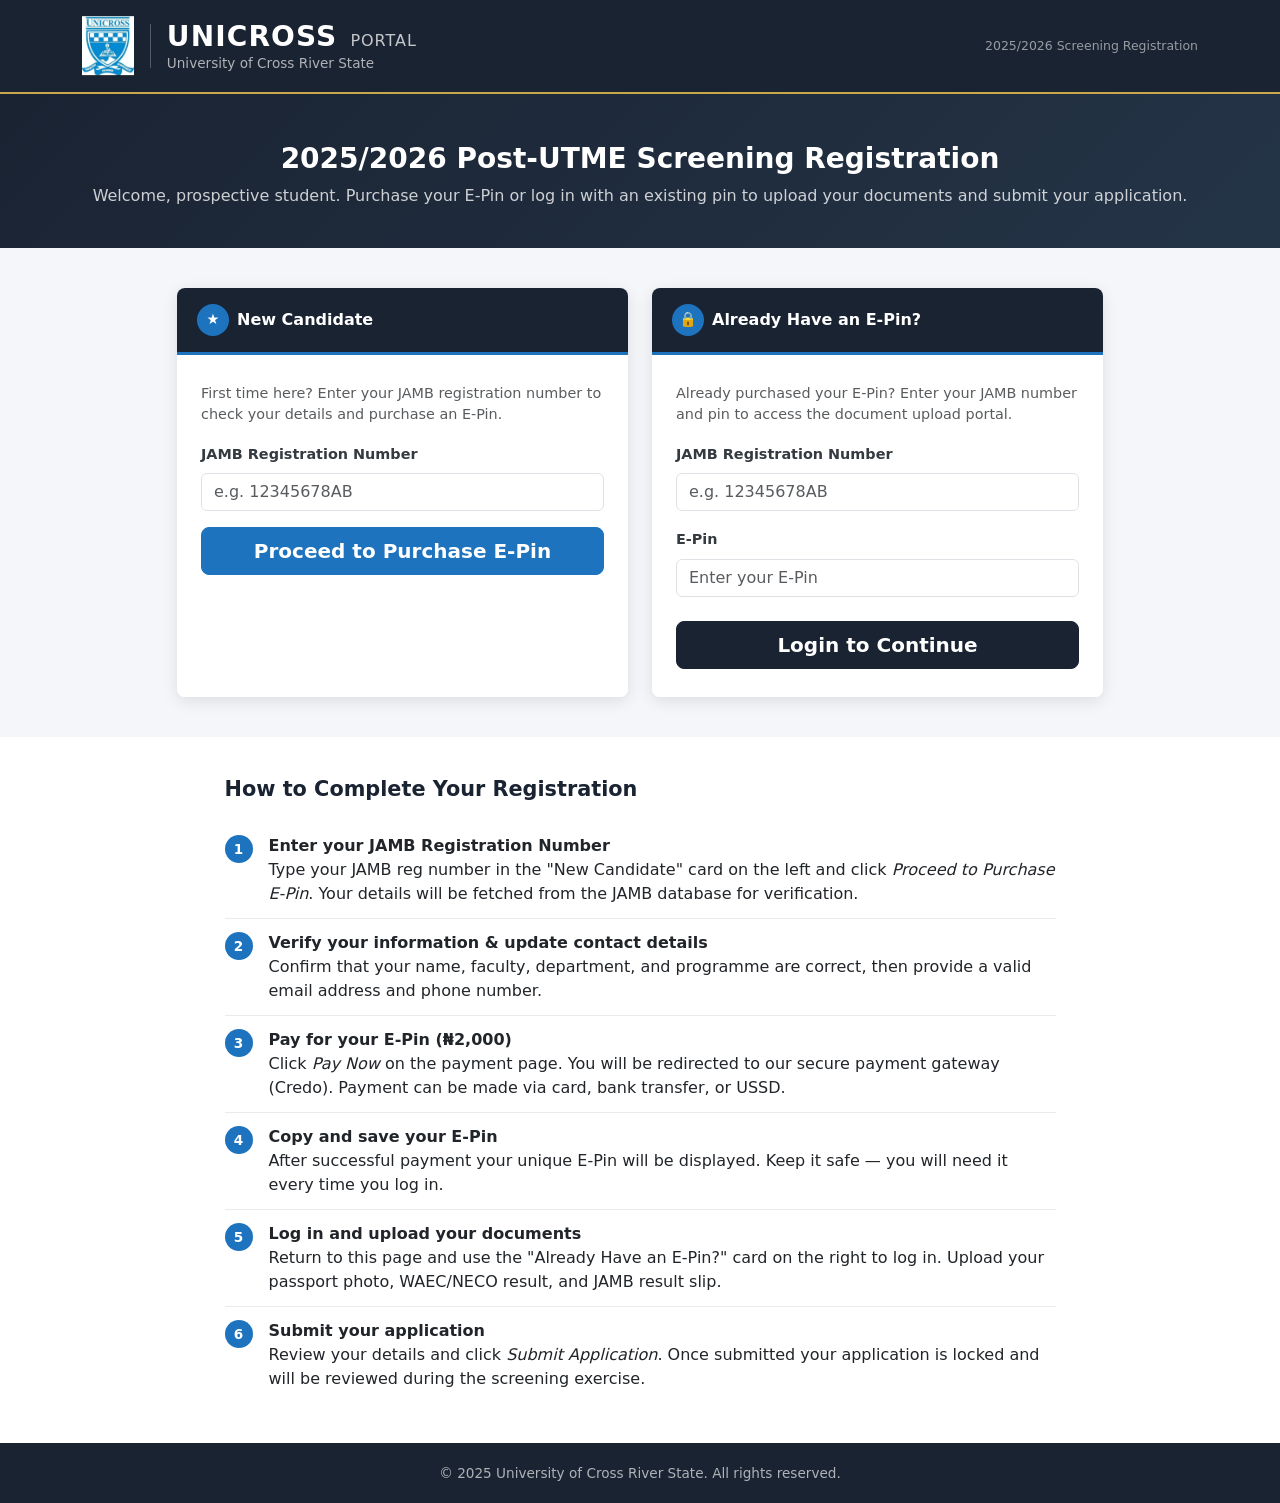
<file: index.html>
<!DOCTYPE html>
<html lang="en">
<head>
  <meta charset="UTF-8" />
  <meta name="viewport" content="width=device-width, initial-scale=1.0" />
  <title>UNICROSS Portal — Post-UTME Registration</title>
  <link rel="stylesheet" href="https://cdn.jsdelivr.net/npm/bootstrap@5.3.3/dist/css/bootstrap.min.css" />
  <link rel="stylesheet" href="css/style.css" />
</head>
<body class="page-wrapper">

  <!-- ═══════════════════════════════════════════════════
       HEADER
  ═══════════════════════════════════════════════════ -->
  <header class="site-header">
    <div class="container">
      <div class="header-inner">
        <img src="unicross_logo.jpg" height="60" alt="University Logo" class="header-logo institution-logo" />
        <div class="header-divider"></div>
        <div class="wordmark">
          <div>
            <span class="brand-main">UNICROSS</span>
            <span class="brand-sub ms-2">PORTAL</span>
          </div>
          <div class="university-name institution-name">University of Cross River State</div>
        </div>
        <div class="header-session-label">2025/2026 Screening Registration</div>
      </div>
    </div>
  </header>

  <main class="page-content">

    <!-- ═══════════════════════════════════════════════
         HERO
    ═══════════════════════════════════════════════ -->
    <section class="hero-section">
      <div class="container">
        <h1>2025/2026 Post-UTME Screening Registration</h1>
        <p>
          Welcome, prospective student. Purchase your E-Pin or log in with an
          existing pin to upload your documents and submit your application.
        </p>
      </div>
    </section>

    <!-- ═══════════════════════════════════════════════
         TWO REGISTRATION CARDS
    ═══════════════════════════════════════════════ -->
    <section class="card-section">
      <div class="container">
        <div class="row g-4 justify-content-center">

          <!-- LEFT CARD — New Candidate -->
          <div class="col-md-6 col-lg-5">
            <div class="reg-card card">
              <div class="card-header d-flex align-items-center">
                <span class="card-icon">&#9733;</span>
                New Candidate
              </div>
              <div class="card-body">
                <p class="text-muted mb-3" style="font-size:0.9rem;">
                  First time here? Enter your JAMB registration number to check
                  your details and purchase an E-Pin.
                </p>
                <form id="form-new" novalidate>
                  <div class="mb-3">
                    <label for="new-jamb" class="form-label">
                      JAMB Registration Number
                    </label>
                    <input
                      type="text"
                      id="new-jamb"
                      class="form-control"
                      placeholder="e.g. 12345678AB"
                      autocomplete="off"
                    />
                    <span class="field-error" id="new-jamb-error"></span>
                  </div>
                  <div class="d-grid">
                    <button type="submit" class="btn btn-unicross-blue btn-lg">
                      Proceed to Purchase E-Pin
                    </button>
                  </div>
                </form>
              </div>
            </div>
          </div>

          <!-- RIGHT CARD — Returning Candidate -->
          <div class="col-md-6 col-lg-5">
            <div class="reg-card card">
              <div class="card-header d-flex align-items-center">
                <span class="card-icon">&#128274;</span>
                Already Have an E-Pin?
              </div>
              <div class="card-body">
                <p class="text-muted mb-3" style="font-size:0.9rem;">
                  Already purchased your E-Pin? Enter your JAMB number and pin
                  to access the document upload portal.
                </p>
                <form id="form-login" novalidate>
                  <div class="mb-3">
                    <label for="login-jamb" class="form-label">
                      JAMB Registration Number
                    </label>
                    <input
                      type="text"
                      id="login-jamb"
                      class="form-control"
                      placeholder="e.g. 12345678AB"
                      autocomplete="off"
                    />
                    <span class="field-error" id="login-jamb-error"></span>
                  </div>
                  <div class="mb-4">
                    <label for="login-epin" class="form-label">E-Pin</label>
                    <input
                      type="text"
                      id="login-epin"
                      class="form-control"
                      placeholder="Enter your E-Pin"
                      autocomplete="off"
                    />
                    <span class="field-error" id="login-epin-error"></span>
                  </div>
                  <div class="alert alert-danger d-none py-2 mb-3" id="login-general-error"
                       role="alert" style="font-size:0.875rem;"></div>
                  <div class="d-grid">
                    <button type="submit" class="btn btn-unicross-navy btn-lg">
                      Login to Continue
                    </button>
                  </div>
                </form>
              </div>
            </div>
          </div>

        </div>
      </div>
    </section>

    <!-- ═══════════════════════════════════════════════
         REGISTRATION INSTRUCTIONS
    ═══════════════════════════════════════════════ -->
    <section class="instructions-section">
      <div class="container">
        <div class="row justify-content-center">
          <div class="col-lg-9">
            <h2>How to Complete Your Registration</h2>
            <ol class="step-list">
              <li>
                <div>
                  <strong>Enter your JAMB Registration Number</strong><br />
                  Type your JAMB reg number in the "New Candidate" card on the
                  left and click <em>Proceed to Purchase E-Pin</em>. Your
                  details will be fetched from the JAMB database for
                  verification.
                </div>
              </li>
              <li>
                <div>
                  <strong>Verify your information &amp; update contact details</strong><br />
                  Confirm that your name, faculty, department, and programme are
                  correct, then provide a valid email address and phone number.
                </div>
              </li>
              <li>
                <div>
                  <strong>Pay for your E-Pin (₦2,000)</strong><br />
                  Click <em>Pay Now</em> on the payment page. You will be
                  redirected to our secure payment gateway (Credo). Payment can
                  be made via card, bank transfer, or USSD.
                </div>
              </li>
              <li>
                <div>
                  <strong>Copy and save your E-Pin</strong><br />
                  After successful payment your unique E-Pin will be displayed.
                  Keep it safe — you will need it every time you log in.
                </div>
              </li>
              <li>
                <div>
                  <strong>Log in and upload your documents</strong><br />
                  Return to this page and use the "Already Have an E-Pin?" card
                  on the right to log in. Upload your passport photo, WAEC/NECO
                  result, and JAMB result slip.
                </div>
              </li>
              <li>
                <div>
                  <strong>Submit your application</strong><br />
                  Review your details and click <em>Submit Application</em>. Once
                  submitted your application is locked and will be reviewed
                  during the screening exercise.
                </div>
              </li>
            </ol>
          </div>
        </div>
      </div>
    </section>

  </main>

  <!-- ═══════════════════════════════════════════════════
       FOOTER
  ═══════════════════════════════════════════════════ -->
  <footer class="site-footer text-center">
    <div class="container">
      <p class="mb-0">
        &copy; 2025 <span class="institution-name">University of Cross River State</span>. All rights reserved.
      </p>
    </div>
  </footer>

  <!-- Bootstrap JS bundle -->
  <script src="https://cdn.jsdelivr.net/npm/bootstrap@5.3.3/dist/js/bootstrap.bundle.min.js"></script>

  <script src="js/main.js"></script>
  <script>
    /* ── Clear any leftover session so returning users start fresh ── */
    clearToken();
    var SESSION_KEYS = [
      'candidate_token', 'candidate', 'reg_no', 'email', 'phone', 'txn_ref', 'epin',
      'candidate_id', 'jamb_reg_no', 'candidate_name',
      'payment_url', 'payment_reference', 'callbackRefreshCount'
    ];
    SESSION_KEYS.forEach(function (k) {
      sessionStorage.removeItem(k);
      try { localStorage.removeItem(k); } catch (e) {}
    });
    try {
      Object.keys(localStorage)
        .filter(function (k) { return k.indexOf('ucrs_reg_') === 0; })
        .forEach(function (k) { localStorage.removeItem(k); });
    } catch (e) {}

    /* ── Pre-fill login form from ?prefill_jamb URL param ──
       Callback page passes the JAMB number after successful
       payment so the candidate can log in immediately.
    ──────────────────────────────────────────────────────── */
    (function prefillFromUrl() {
      var prefill = new URLSearchParams(window.location.search).get('prefill_jamb');
      if (!prefill) return;
      var jambEl = document.getElementById('login-jamb');
      if (jambEl) jambEl.value = prefill;
      var epinEl = document.getElementById('login-epin');
      if (epinEl) epinEl.focus();
      var loginCard = document.querySelector('.reg-card:last-of-type');
      if (loginCard) loginCard.scrollIntoView({ behavior: 'smooth', block: 'center' });
    }());

    /* ── JAMB number format validation ───────────────
       Accepts 8–11 characters: digits with optional
       trailing letters (e.g. 98765432CD, 12345678AB).   */
    function isValidJamb(val) {
      return /^\d{8,13}[A-Za-z]{0,2}$/.test(val.trim());
    }

    function setFieldError(errorEl, msg) {
      errorEl.textContent = msg;
      errorEl.classList.add('visible');
    }
    function clearFieldError(errorEl) {
      errorEl.textContent = '';
      errorEl.classList.remove('visible');
    }

    /* ── New Candidate form ───────────────────────── */
    document.getElementById('form-new').addEventListener('submit', function (e) {
      e.preventDefault();

      const jambInput = document.getElementById('new-jamb');
      const jambError = document.getElementById('new-jamb-error');
      const submitBtn = this.querySelector('[type="submit"]');
      const jamb = jambInput.value.trim().toUpperCase();

      clearFieldError(jambError);

      if (!jamb) {
        setFieldError(jambError, 'Please enter your JAMB registration number.');
        jambInput.focus();
        return;
      }
      if (!isValidJamb(jamb)) {
        setFieldError(jambError, 'Enter a valid JAMB number (e.g. 98765432CD).');
        jambInput.focus();
        return;
      }

      submitBtn.disabled = true;
      submitBtn.innerHTML =
        '<span class="spinner-border spinner-border-sm me-2" role="status" aria-hidden="true"></span>' +
        'Checking&hellip;';

      apiFetch('/api/registration/lookup/', {
        method: 'POST',
        body: { jamb_reg_no: jamb }
      }).then(function (data) {
        if (!data || !data.success) {
          throw new Error((data && data.message) || 'JAMB number not found. Check and try again.');
        }
        var d = data.data || {};
        saveSession('reg_no', jamb);
        saveSession('candidate', d);

        if (d.has_epin === true) {
          submitBtn.disabled = false;
          submitBtn.textContent = 'Proceed to Purchase E-Pin';
          /* Pre-fill the right-hand login form and scroll to it */
          var loginJambEl = document.getElementById('login-jamb');
          if (loginJambEl) loginJambEl.value = jamb;
          var loginEpinEl = document.getElementById('login-epin');
          if (loginEpinEl) loginEpinEl.focus();
          var loginCard = document.getElementById('form-login');
          if (loginCard) loginCard.closest('.reg-card').scrollIntoView({ behavior: 'smooth', block: 'center' });
          setFieldError(jambError, 'You already have an E-Pin. Use the login form on the right to continue.');
          return;
        }

        window.location.href = 'verify.html';
      }).catch(function (err) {
        submitBtn.disabled = false;
        submitBtn.textContent = 'Proceed to Purchase E-Pin';
        setFieldError(jambError, err.message || 'JAMB number not found. Check and try again.');
      });
    });

    /* ── Returning Candidate (login) form ─────────── */
    document.getElementById('form-login').addEventListener('submit', function (e) {
      e.preventDefault();

      const jambInput  = document.getElementById('login-jamb');
      const jambError  = document.getElementById('login-jamb-error');
      const epinInput  = document.getElementById('login-epin');
      const epinError  = document.getElementById('login-epin-error');
      const loginError = document.getElementById('login-general-error');
      const submitBtn  = this.querySelector('[type="submit"]');

      const jamb = jambInput.value.trim().toUpperCase();
      const epin = epinInput.value.trim();

      clearFieldError(jambError);
      clearFieldError(epinError);
      loginError.classList.add('d-none');

      let valid = true;

      if (!jamb) {
        setFieldError(jambError, 'Please enter your JAMB registration number.');
        jambInput.focus();
        valid = false;
      } else if (!isValidJamb(jamb)) {
        setFieldError(jambError, 'Enter a valid JAMB number (e.g. 98765432CD).');
        jambInput.focus();
        valid = false;
      }

      if (!epin) {
        setFieldError(epinError, 'Please enter your E-Pin.');
        if (valid) epinInput.focus();
        valid = false;
      }

      if (!valid) return;

      submitBtn.disabled = true;
      submitBtn.innerHTML =
        '<span class="spinner-border spinner-border-sm me-2" role="status" aria-hidden="true"></span>' +
        'Verifying&hellip;';

      saveSession('reg_no', jamb);
      saveSession('epin',   epin);

      apiFetch('/api/registration/login/', {
        method: 'POST',
        body: { jamb_reg_no: jamb, epin: epin }
      }).then(function (data) {
        if (!data || !data.success) {
          throw new Error((data && data.message) || 'Invalid JAMB number or E-Pin. Please try again.');
        }
        var d = data.data || {};
        if (d.token) saveToken(d.token);
        saveSession('candidate', d.candidate || d);

        var regStatus = (d.candidate || d).reg_status;
        if (regStatus === 'COMPLETED') {
          window.location.href = 'submitted.html';
        } else {
          window.location.href = 'register.html';
        }
      }).catch(function (err) {
        submitBtn.disabled = false;
        submitBtn.textContent = 'Login to Continue';
        loginError.textContent = err.message || 'Invalid JAMB number or E-Pin. Please try again.';
        loginError.classList.remove('d-none');
      });
    });

    /* ── Clear inline errors on input ────────────── */
    ['new-jamb', 'login-jamb', 'login-epin'].forEach(function (id) {
      const el = document.getElementById(id);
      if (el) {
        el.addEventListener('input', function () {
          const err = document.getElementById(id + '-error');
          if (err) clearFieldError(err);
          const gen = document.getElementById('login-general-error');
          if (gen) gen.classList.add('d-none');
        });
      }
    });

  </script>

</body>
</html>
</file>
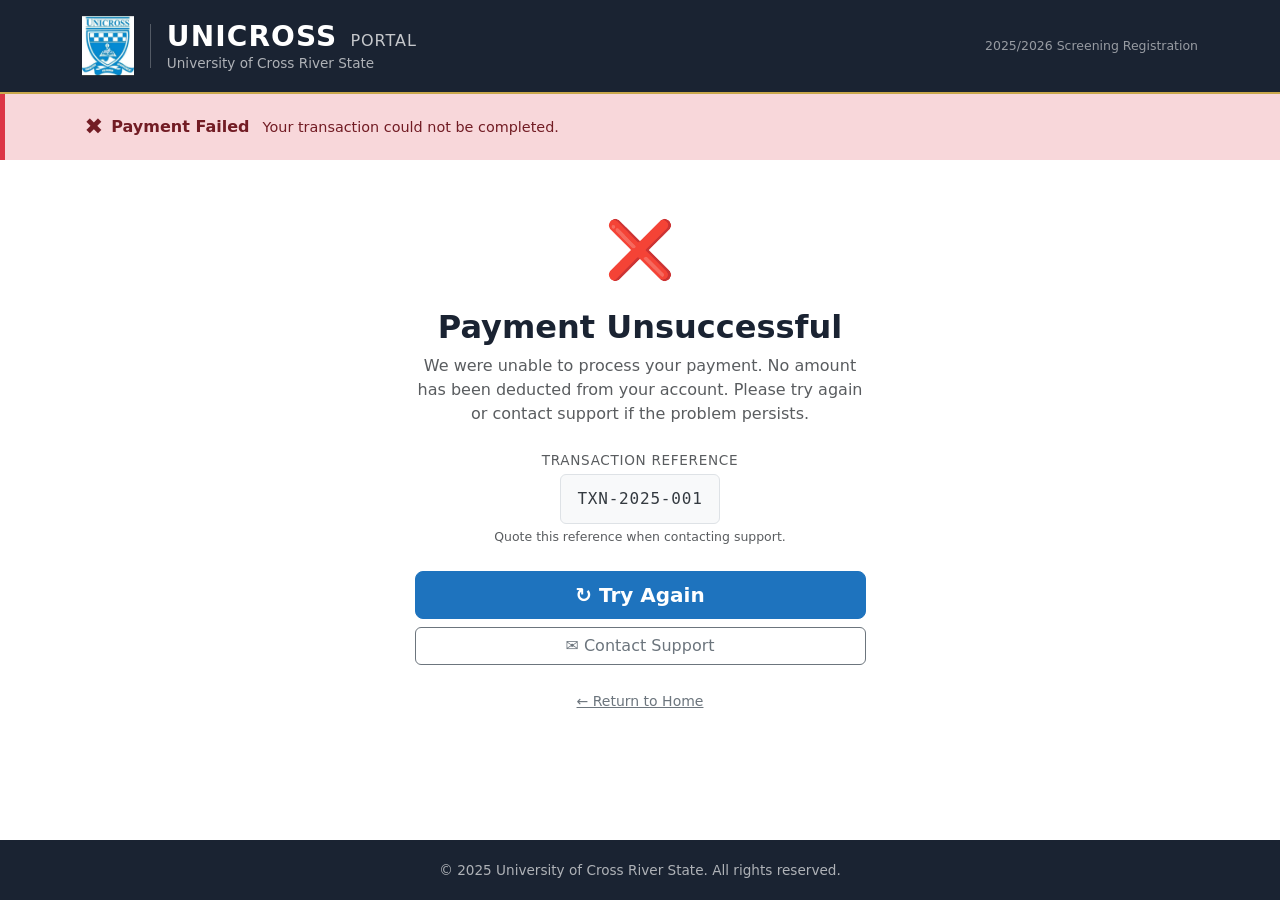
<file: failed.html>
<!DOCTYPE html>
<html lang="en">
<head>
  <meta charset="UTF-8" />
  <meta name="viewport" content="width=device-width, initial-scale=1.0" />
  <title>UNICROSS Portal — Payment Failed</title>
  <link rel="stylesheet" href="https://cdn.jsdelivr.net/npm/bootstrap@5.3.3/dist/css/bootstrap.min.css" />
  <link rel="stylesheet" href="css/style.css" />
  <style>
    .fail-icon {
      font-size: 3.5rem;
      color: var(--unicross-danger);
    }
    .txn-ref-box {
      background-color: #f8f9fa;
      border: 1px solid #dee2e6;
      border-radius: 0.375rem;
      padding: 0.75rem 1rem;
      font-family: monospace;
      font-size: 1rem;
      letter-spacing: 0.05em;
      color: #343a40;
    }
  </style>
</head>
<body class="page-wrapper">

  <!-- HEADER -->
  <header class="site-header">
    <div class="container">
      <div class="header-inner">
        <img src="unicross_logo.jpg" height="60" alt="University Logo" class="header-logo institution-logo" />
        <div class="header-divider"></div>
        <div class="wordmark">
          <div>
            <span class="brand-main">UNICROSS</span>
            <span class="brand-sub ms-2">PORTAL</span>
          </div>
          <div class="university-name institution-name">University of Cross River State</div>
        </div>
        <div class="header-session-label">2025/2026 Screening Registration</div>
      </div>
    </div>
  </header>

  <main class="page-content">

    <!-- ERROR BANNER -->
    <div class="alert-danger-banner py-3">
      <div class="container d-flex align-items-center gap-2">
        <span style="font-size:1.4rem;">&#10006;</span>
        <div>
          <strong>Payment Failed</strong>
          <span class="ms-2" style="font-size:0.9rem;">
            Your transaction could not be completed.
          </span>
        </div>
      </div>
    </div>

    <div class="container py-5">
      <div class="row justify-content-center">
        <div class="col-lg-5 col-md-7 text-center">

          <!-- ICON -->
          <div class="fail-icon mb-3">&#10060;</div>

          <h2 class="fw-bold mb-2" style="color:var(--unicross-navy);">Payment Unsuccessful</h2>
          <p class="text-muted mb-4">
            We were unable to process your payment. No amount has been deducted
            from your account. Please try again or contact support if the
            problem persists.
          </p>

          <!-- TRANSACTION REFERENCE -->
          <div class="mb-4">
            <p class="text-muted mb-1" style="font-size:0.85rem; text-transform:uppercase; letter-spacing:0.05em;">
              Transaction Reference
            </p>
            <div class="txn-ref-box d-inline-block" id="txn-ref-display">—</div>
            <p class="text-muted mt-1" style="font-size:0.78rem;">
              Quote this reference when contacting support.
            </p>
          </div>

          <!-- ACTIONS -->
          <div class="d-grid gap-2 mb-4">
            <a href="payment.html" class="btn btn-unicross-blue btn-lg">
              &#8635; Try Again
            </a>
            <a
              href="mailto:support@unicross.edu.ng?subject=Payment%20Failed%20%E2%80%94%20UNICROSS%20Registration&body=Transaction%20Reference%3A%20"
              id="support-link"
              class="btn btn-outline-secondary"
            >
              &#9993; Contact Support
            </a>
          </div>

          <a href="index.html" class="text-secondary" style="font-size:0.875rem;">
            &larr; Return to Home
          </a>

        </div>
      </div>
    </div>

  </main>

  <!-- FOOTER -->
  <footer class="site-footer text-center">
    <div class="container">
      <p class="mb-0">&copy; 2025 <span class="institution-name">University of Cross River State</span>. All rights reserved.</p>
    </div>
  </footer>

  <script src="https://cdn.jsdelivr.net/npm/bootstrap@5.3.3/dist/js/bootstrap.bundle.min.js"></script>
  <script src="js/main.js"></script>
  <script>
    const txnRef = getSession('txn_ref') || 'TXN-2025-001';
    const refEl  = document.getElementById('txn-ref-display');
    refEl.textContent = txnRef;

    /* Append txn ref to the mailto link */
    const supportLink = document.getElementById('support-link');
    supportLink.href += encodeURIComponent(txnRef);

  </script>
</body>
</html>
</file>
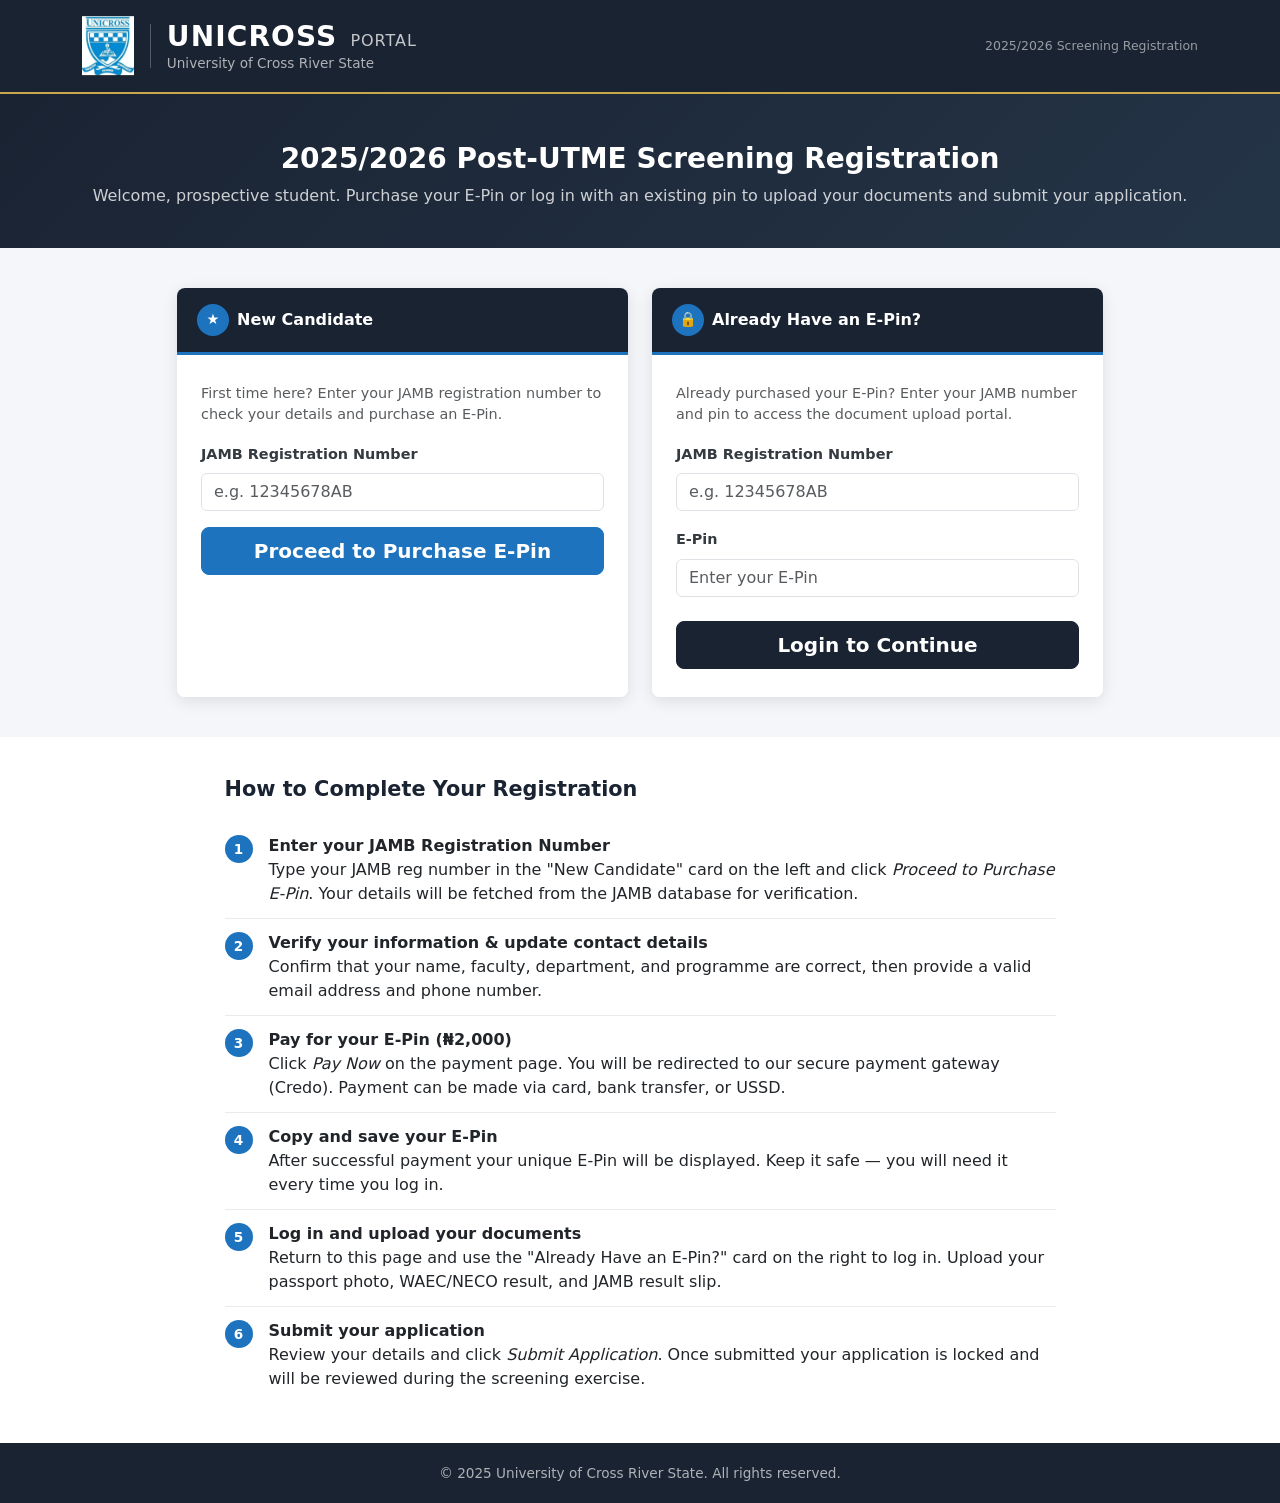
<file: payment.html>
<!DOCTYPE html>
<html lang="en">
<head>
  <meta charset="UTF-8" />
  <meta name="viewport" content="width=device-width, initial-scale=1.0" />
  <title>UNICROSS Portal — Payment</title>
  <link rel="stylesheet" href="https://cdn.jsdelivr.net/npm/bootstrap@5.3.3/dist/css/bootstrap.min.css" />
  <link rel="stylesheet" href="css/style.css" />
  <style>
    .payment-summary-card {
      border: 2px solid var(--unicross-blue);
      border-radius: 0.5rem;
    }
    .payment-summary-card .amount {
      font-size: 2.25rem;
      font-weight: 700;
      color: var(--unicross-navy);
    }
    .divider-row td {
      border-top: 2px solid #dee2e6;
    }
  </style>
</head>
<body class="page-wrapper">

  <!-- HEADER -->
  <header class="site-header">
    <div class="container">
      <div class="header-inner">
        <img src="unicross_logo.jpg" height="60" alt="University Logo" class="header-logo institution-logo" />
        <div class="header-divider"></div>
        <div class="wordmark">
          <div>
            <span class="brand-main">UNICROSS</span>
            <span class="brand-sub ms-2">PORTAL</span>
          </div>
          <div class="university-name institution-name">University of Cross River State</div>
        </div>
        <div class="header-session-label">2025/2026 Screening Registration</div>
      </div>
    </div>
  </header>

  <main class="page-content">

    <!-- PAGE TITLE -->
    <div class="page-title-bar">
      <div class="container">
        <h2>E-Pin Payment</h2>
        <p>Step 2 of 3 — Complete payment to receive your E-Pin</p>
      </div>
    </div>

    <div class="container py-4">
      <div class="row justify-content-center">
        <div class="col-lg-6 col-md-8">

          <!-- CANDIDATE SUMMARY -->
          <div class="card border-0 shadow-sm mb-4">
            <div class="card-body py-3">
              <p class="mb-1 text-muted" style="font-size:0.8rem;">APPLICANT</p>
              <p class="mb-0 fw-semibold fs-6" id="display-name">Loading…</p>
              <p class="mb-0 text-muted" style="font-size:0.875rem;" id="display-jamb"></p>
            </div>
          </div>

          <!-- PAYMENT SUMMARY CARD -->
          <div class="payment-summary-card p-4 mb-4">
            <h5 class="fw-bold mb-3" style="color:var(--unicross-navy);">Payment Summary</h5>
            <table class="table table-sm table-borderless mb-0">
              <tbody>
                <tr>
                  <td class="text-muted ps-0" style="font-size:0.9rem;">E-Pin Fee</td>
                  <td class="text-end fw-semibold ps-0" style="font-size:0.9rem;" id="fee-amount">&#8358;2,000</td>
                </tr>
                <tr>
                  <td class="text-muted ps-0" style="font-size:0.9rem;">Processing Fee</td>
                  <td class="text-end fw-semibold ps-0" style="font-size:0.9rem;">&#8358;0.00</td>
                </tr>
                <tr class="divider-row">
                  <td class="ps-0 fw-bold" style="font-size:1rem;">Total</td>
                  <td class="text-end ps-0">
                    <span class="amount" id="total-amount">&#8358;2,000</span>
                  </td>
                </tr>
              </tbody>
            </table>
          </div>

          <!-- PAY BUTTON -->
          <div class="d-grid mb-2">
            <button id="btn-pay" class="btn btn-unicross-blue btn-lg">
              Pay Now
            </button>
          </div>

          <div class="alert alert-danger d-none py-2 mb-3" id="pay-error"
               role="alert" style="font-size:0.875rem;"></div>

          <p class="text-center text-muted mb-4" style="font-size:0.8rem;">
            You will be redirected to the Credo secure payment gateway.
            Your card details are never stored by UNICROSS.
          </p>

          <!-- Back link -->
          <div class="text-center">
            <a href="verify.html" class="text-secondary" style="font-size:0.875rem;">
              &larr; Back to Verify Details
            </a>
          </div>

        </div>
      </div>
    </div>

  </main>

  <!-- FOOTER -->
  <footer class="site-footer text-center">
    <div class="container">
      <p class="mb-0">&copy; 2025 <span class="institution-name">University of Cross River State</span>. All rights reserved.</p>
    </div>
  </footer>

  <script src="https://cdn.jsdelivr.net/npm/bootstrap@5.3.3/dist/js/bootstrap.bundle.min.js"></script>
  <script src="js/main.js"></script>
  <script>
    redirectIfNoSession('reg_no', 'index.html');

    const FEE_AMOUNT = 2000;

    /* Populate candidate header */
    const candidate = getSession('candidate');
    const jambNo    = getSession('reg_no');

    document.getElementById('display-name').textContent =
      candidate ? (candidate.fullname || candidate.name || 'Unknown Candidate') : 'Unknown Candidate';
    document.getElementById('display-jamb').textContent =
      'JAMB Reg No: ' + (jambNo || '—');

    /* Apply fee amount from single source */
    document.getElementById('fee-amount').textContent  = formatNaira(FEE_AMOUNT);
    document.getElementById('total-amount').textContent = formatNaira(FEE_AMOUNT);

    /* Inline error helper */
    const payErr = document.getElementById('pay-error');
    function showPayError(msg) {
      payErr.textContent = msg;
      payErr.classList.remove('d-none');
    }
    function hidePayError() {
      payErr.classList.add('d-none');
    }

    /* Initiate payment via backend, then redirect to Credo checkout URL */
    document.getElementById('btn-pay').addEventListener('click', function () {
      const btn         = this;
      const candidateId = candidate && candidate.id;

      hidePayError();

      if (!candidateId) {
        showPayError('Session error — candidate ID missing. Please return to the home page and start again.');
        return;
      }

      btn.disabled = true;
      btn.innerHTML =
        '<span class="spinner-border spinner-border-sm me-2" role="status" aria-hidden="true"></span>' +
        'Initiating payment&hellip;';

      var safetyTimer = setTimeout(function () {
        btn.disabled = false;
        btn.textContent = 'Pay Now';
        showPayError('Request timed out. Please try again.');
      }, 30000);

      apiFetch('/api/registration/' + candidateId + '/pay/', {
        method: 'POST'
      }).then(function (data) {
        clearTimeout(safetyTimer);
        if (!data || !data.success) {
          throw new Error((data && data.message) || 'Could not initiate payment. Please try again.');
        }
        var d = data.data || {};
        if (d.payment_url) {
          /* Save reference to localStorage — callback page reads it to call verify endpoint */
          try { localStorage.setItem('payment_reference', d.reference || ''); } catch (e) {}
          window.location.href = d.payment_url;
        } else {
          throw new Error('No payment URL returned from server.');
        }
      }).catch(function (err) {
        clearTimeout(safetyTimer);
        btn.disabled = false;
        btn.textContent = 'Pay Now';
        showPayError(err.message || 'Could not initiate payment. Please try again.');
      });
    });

    function resetPayBtn() {
      var btn = document.getElementById('btn-pay');
      if (btn) { btn.disabled = false; btn.textContent = 'Pay Now'; }
    }
    window.addEventListener('pageshow',  resetPayBtn);
    window.addEventListener('pagehide',  resetPayBtn);

  </script>
</body>
</html>
</file>
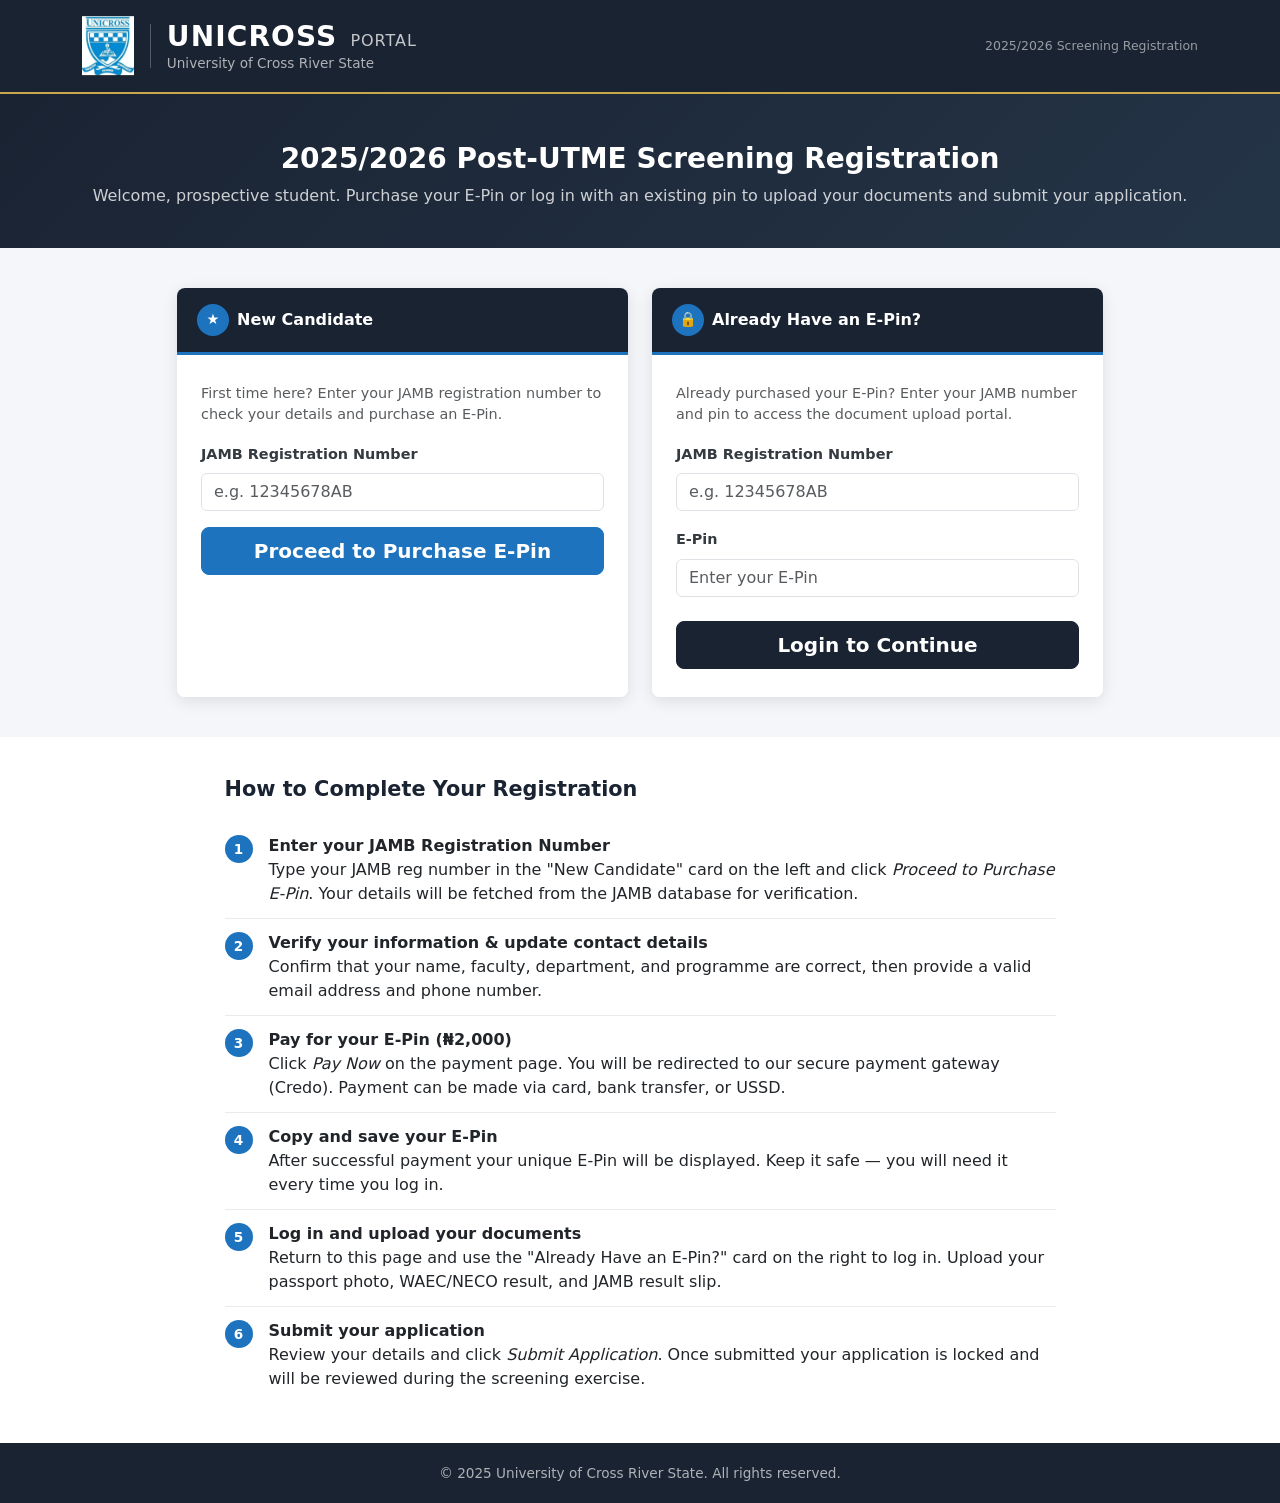
<file: preview.html>
<!DOCTYPE html>
<html lang="en">
<head>
  <meta charset="UTF-8" />
  <meta http-equiv="refresh" content="0;url=register.html" />
  <title>Redirecting…</title>
</head>
<body>
  <script src="js/main.js"></script>
  <script>
    if (getToken()) {
      window.location.replace('register.html');
    } else {
      window.location.replace('index.html');
    }
  </script>
</body>
</html>
</file>
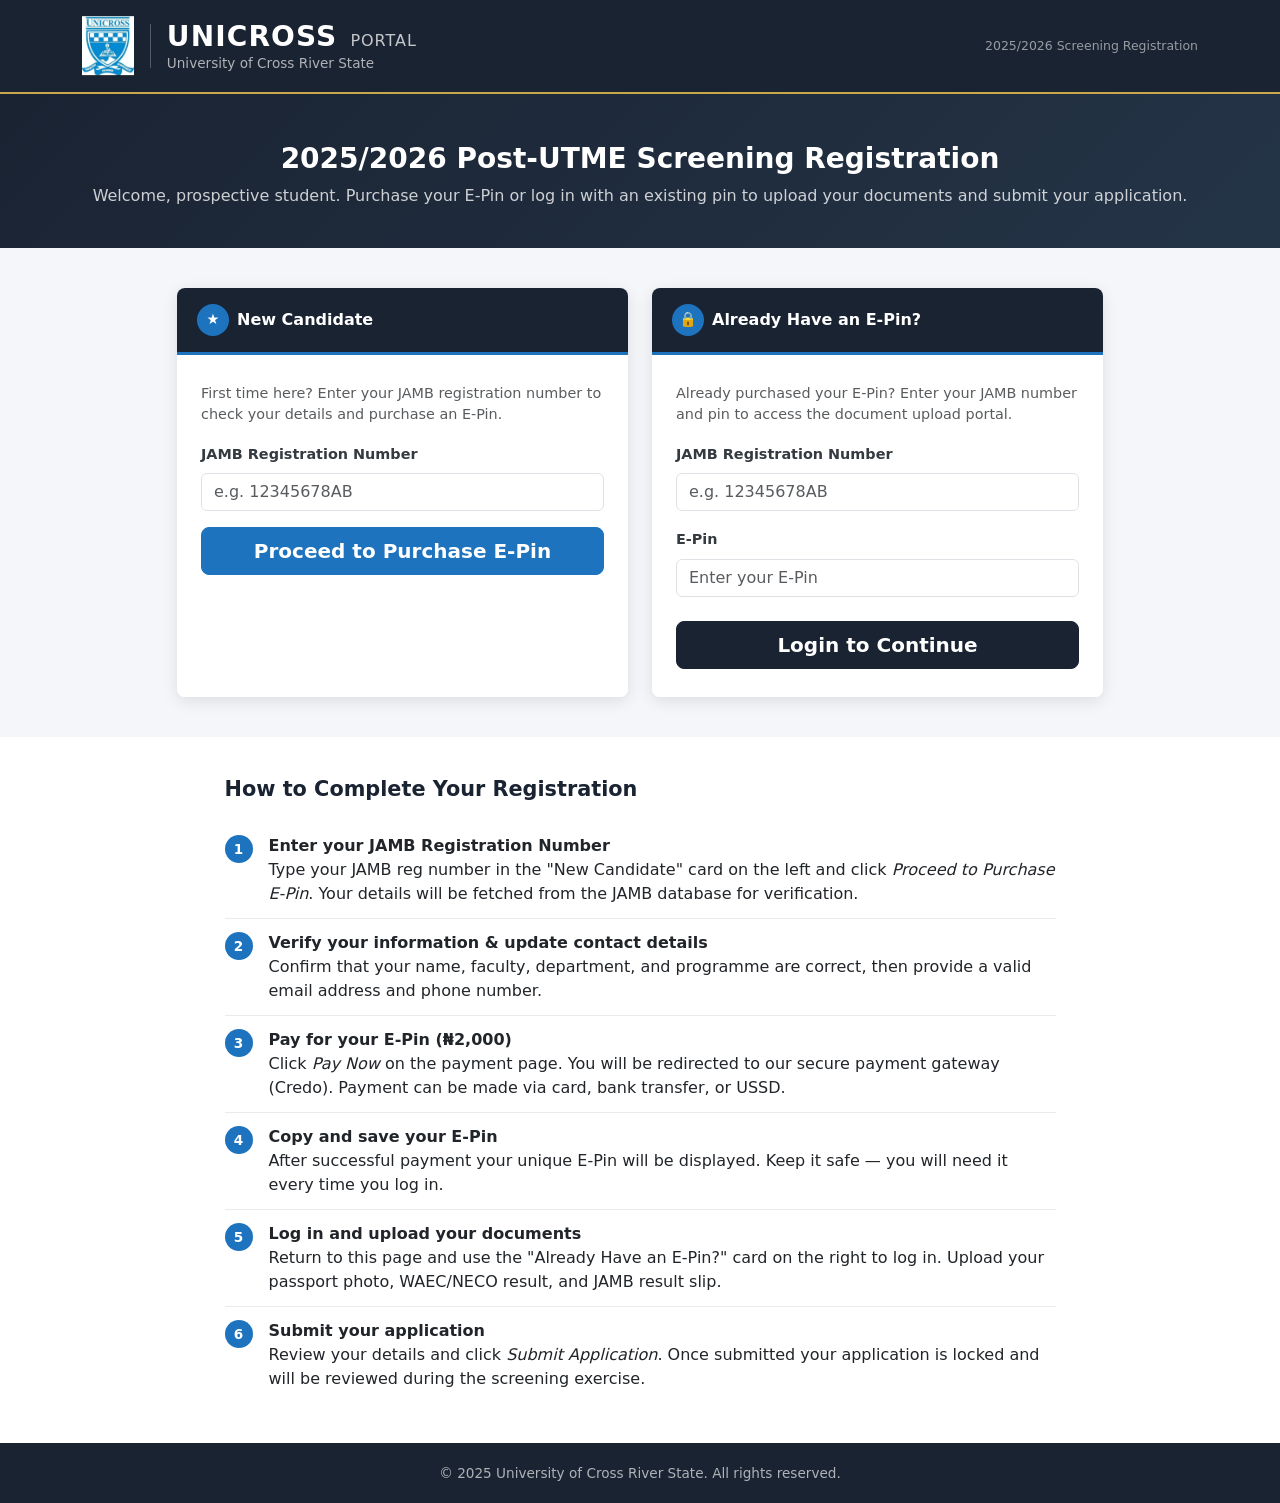
<file: register.html>
<!DOCTYPE html>
<html lang="en">
<head>
  <meta charset="UTF-8" />
  <meta name="viewport" content="width=device-width, initial-scale=1.0" />
  <title>UNICROSS Portal — Registration Form</title>
  <link rel="stylesheet" href="https://cdn.jsdelivr.net/npm/bootstrap@5.3.3/dist/css/bootstrap.min.css" />
  <link rel="stylesheet" href="css/style.css" />
  <style>
    .reg-sidebar {
      position: fixed; top: 0; left: 0; width: 260px; height: 100vh;
      background-color: var(--unicross-navy); color: #fff;
      padding: 1.25rem 1.25rem 1.5rem;
      display: flex; flex-direction: column; overflow-y: auto; z-index: 100;
    }
    .page-wrapper { margin-left: 260px; }
    .reg-inner { max-width: 860px; margin: 0 auto; padding: 1.5rem 1.25rem; }
    @media (max-width: 575.98px) { .reg-inner { padding: 1rem 0.75rem; } }
    @media (max-width: 767.98px) { .reg-sidebar { display: none; } .page-wrapper { margin-left: 0; } }

    .sb-candidate-name { font-weight: 700; font-size: 0.95rem; color: #fff; word-break: break-word; }
    .sb-candidate-reg  { font-size: 0.75rem; color: rgba(255,255,255,0.55); margin-top: 0.2rem; }
    .sb-divider { border: none; border-top: 1px solid rgba(255,255,255,0.12); margin: 0 0 1rem; }
    .sb-steps { list-style: none; padding: 0; margin: 0; flex: 1; }
    .sb-step { display: flex; align-items: center; gap: 0.75rem; padding: 0.65rem 0; }
    .sb-step + .sb-step { border-top: 1px solid rgba(255,255,255,0.07); }
    .sb-step-dot {
      width: 28px; height: 28px; border-radius: 50%; flex-shrink: 0;
      display: flex; align-items: center; justify-content: center;
      font-size: 0.78rem; font-weight: 700;
      background: rgba(255,255,255,0.1); color: rgba(255,255,255,0.4);
      transition: background 0.2s, color 0.2s;
    }
    .sb-step.active    .sb-step-dot { background: var(--unicross-blue); color: #fff; }
    .sb-step.completed .sb-step-dot { background: var(--unicross-success); color: #fff; }
    .sb-step-label { font-size: 0.83rem; color: rgba(255,255,255,0.45); transition: color 0.2s; }
    .sb-step.active    .sb-step-label { color: #fff; font-weight: 600; }
    .sb-step.completed .sb-step-label { color: rgba(255,255,255,0.75); }
    .sb-step.active, .sb-step.completed { cursor: pointer; border-radius: 6px; transition: background 0.15s; }
    .sb-step.active:hover, .sb-step.completed:hover { background: rgba(255,255,255,0.08); }
    .sb-step:not(.active):not(.completed) { cursor: not-allowed; opacity: 0.5; }
    @keyframes sb-shake { 0%,100%{transform:translateX(0)} 20%{transform:translateX(-6px)} 50%{transform:translateX(5px)} 80%{transform:translateX(-4px)} }
    .sb-step.sb-shake { animation: sb-shake 0.35s ease; }
    .sb-footer { font-size: 0.72rem; color: rgba(255,255,255,0.3); margin-top: auto; padding-top: 1rem; }

    .step-indicator { display: flex; align-items: flex-start; justify-content: center; }
    .step-item { display: flex; flex-direction: column; align-items: center; gap: 0.4rem; min-width: 68px; }
    .step-circle {
      width: 44px; height: 44px; border-radius: 50%;
      background-color: #dee2e6; color: #6c757d;
      display: flex; align-items: center; justify-content: center;
      font-weight: 700; font-size: 0.95rem; flex-shrink: 0; transition: background-color 0.25s, color 0.25s;
    }
    .step-item.active    .step-circle { background-color: var(--unicross-navy); color: #fff; }
    .step-item.completed .step-circle { background-color: #28a745; color: #fff; }
    .step-label { font-size: 0.72rem; color: #6c757d; font-weight: 500; text-align: center; white-space: nowrap; }
    .step-item.active    .step-label { color: var(--unicross-navy); font-weight: 700; }
    .step-item.completed .step-label { color: #28a745; font-weight: 600; }
    .step-connector { flex: 1; height: 2px; background-color: #dee2e6; margin: 22px 4px 0; transition: background-color 0.25s; }
    .step-connector.completed { background-color: #28a745; }

    .step-section { display: none; }
    .step-section.active { display: block; }

    .upload-zone { border: 2px dashed #ced4da; border-radius: 0.5rem; padding: 1rem 1.25rem; background-color: #f8f9fa; transition: border-color 0.2s; }
    .upload-zone:focus-within { border-color: var(--unicross-blue); }
    .upload-zone .upload-label { font-size: 0.875rem; font-weight: 600; color: var(--unicross-navy); margin-bottom: 0.35rem; }
    .upload-zone .upload-hint  { font-size: 0.78rem; color: #6c757d; margin-bottom: 0.5rem; }
    #passport-preview { display: none; width: 110px; height: 130px; object-fit: cover; border-radius: 0.375rem; border: 2px solid var(--unicross-blue); margin-top: 0.75rem; }
    .file-ok { font-size: 0.8rem; color: var(--unicross-success); margin-top: 0.25rem; }

    .results-card .card-header { background-color: #fff; border-bottom: 1px solid #dee2e6; color: var(--unicross-navy); font-weight: 600; }
    .results-card thead th { font-size: 0.8rem; background-color: #f1f3f5; font-weight: 600; color: #495057; }
    .results-card tbody td { vertical-align: middle; }
    .utme-total-row { background-color: #eef4fc; }

    .card-section-header { font-size: 0.8rem; font-weight: 700; text-transform: uppercase; letter-spacing: 0.06em; color: var(--unicross-navy); border-bottom: 1px solid #dee2e6; padding-bottom: 0.5rem; margin-bottom: 1rem; margin-top: 0.25rem; }

    .is-invalid-cell { border-color: var(--unicross-danger) !important; }
    td .field-error { font-size: 0.75rem; }

    .cred-item { display: flex; align-items: center; gap: 0.5rem; padding: 0.5rem 0; border-bottom: 1px solid #f0f0f0; }
    .cred-item:last-child { border-bottom: none; }
    .cred-badge { font-size: 0.75rem; font-weight: 600; padding: 0.2rem 0.5rem; border-radius: 0.25rem; background: #e8f4fd; color: #0c3559; white-space: nowrap; }
    .cred-label { font-size: 0.875rem; font-weight: 500; flex: 1; }

    .passport-uploaded-badge { display: inline-flex; align-items: center; gap: 0.4rem; background: #d4edda; color: #155724; border-radius: 0.375rem; padding: 0.4rem 0.75rem; font-size: 0.875rem; font-weight: 600; }

    #ssce-block-2 { display: none; }
    .ssce-subject[disabled] { background-color: #e9ecef; color: #495057; cursor: default; opacity: 1; }
  </style>
</head>
<body class="page-wrapper">

  <!-- HEADER -->
  <header class="site-header">
    <div class="container">
      <div class="header-inner">
        <img src="unicross_logo.jpg" height="60" alt="University Logo" class="header-logo institution-logo" />
        <div class="header-divider"></div>
        <div class="wordmark">
          <div><span class="brand-main">UNICROSS</span><span class="brand-sub ms-2">PORTAL</span></div>
          <div class="university-name institution-name">University of Cross River State</div>
        </div>
        <div class="header-session-label">2025/2026 Screening Registration</div>
      </div>
    </div>
  </header>

  <main class="page-content">

    <div class="page-title-bar">
      <div class="container">
        <h2>Registration Form</h2>
        <p>Complete all four sections to submit your application</p>
      </div>
    </div>

    <!-- SIDEBAR -->
    <aside class="reg-sidebar" id="reg-sidebar">
      <div class="sb-candidate" style="margin-bottom:1.25rem;">
        <div class="sb-candidate-name" id="sb-name">—</div>
        <div class="sb-candidate-reg"  id="sb-reg">—</div>
      </div>
      <hr class="sb-divider" />
      <ul class="sb-steps">
        <li class="sb-step active" id="sb-step-1">
          <div class="sb-step-dot">1</div>
          <div class="sb-step-label">Personal Details</div>
        </li>
        <li class="sb-step" id="sb-step-2">
          <div class="sb-step-dot">2</div>
          <div class="sb-step-label">Guardian</div>
        </li>
        <li class="sb-step" id="sb-step-3">
          <div class="sb-step-dot">3</div>
          <div class="sb-step-label">O&rsquo;Level Results</div>
        </li>
        <li class="sb-step" id="sb-step-4">
          <div class="sb-step-dot">4</div>
          <div class="sb-step-label">Documents</div>
        </li>
      </ul>
      <div class="sb-footer">&#9729; Progress saved to server</div>
    </aside>

    <div class="reg-inner">

      <!-- Loading -->
      <div id="profile-loading" class="text-center py-5">
        <div class="spinner-border mb-3" role="status" style="color:var(--unicross-blue);width:2.5rem;height:2.5rem;">
          <span class="visually-hidden">Loading…</span>
        </div>
        <p class="text-muted">Loading your profile&hellip;</p>
      </div>

      <!-- Error -->
      <div id="profile-error" class="alert alert-danger d-none" role="alert">
        <strong>Could not load your profile.</strong>
        <span id="profile-error-msg"></span>
        <div class="mt-2">
          <button type="button" class="btn btn-sm btn-outline-danger" onclick="window.location.reload()">Retry</button>
        </div>
      </div>

      <!-- Step content (hidden until profile loads) -->
      <div id="step-container" class="d-none">

        <!-- Step indicator -->
        <div class="step-indicator mb-4">
          <div class="step-item active" id="step-ind-1">
            <div class="step-circle">1</div>
            <div class="step-label">Personal</div>
          </div>
          <div class="step-connector" id="conn-1-2"></div>
          <div class="step-item" id="step-ind-2">
            <div class="step-circle">2</div>
            <div class="step-label">Guardian</div>
          </div>
          <div class="step-connector" id="conn-2-3"></div>
          <div class="step-item" id="step-ind-3">
            <div class="step-circle">3</div>
            <div class="step-label">O&rsquo;Level</div>
          </div>
          <div class="step-connector" id="conn-3-4"></div>
          <div class="step-item" id="step-ind-4">
            <div class="step-circle">4</div>
            <div class="step-label">Documents</div>
          </div>
        </div>

        <!-- ═══ STEP 1 — PERSONAL DETAILS ═══ -->
        <div class="step-section active" id="step-1">

          <!-- Candidate info (read-only) -->
          <div class="card border-0 shadow-sm mb-3">
            <div class="card-header bg-white border-bottom fw-semibold" style="color:var(--unicross-navy);">
              &#128100; Candidate Information
            </div>
            <div class="card-body">
              <table class="table table-sm table-borderless mb-0">
                <tbody id="candidate-table"></tbody>
              </table>
            </div>
          </div>

          <!-- UTME read-only -->
          <div class="card border-0 shadow-sm mb-3 results-card" id="utme-card">
            <div class="card-header">&#127891; UTME / JAMB Results</div>
            <div class="card-body p-0">
              <div class="table-responsive">
                <table class="table table-sm mb-0">
                  <thead><tr><th class="ps-3">Subject</th><th style="width:100px;">Score</th></tr></thead>
                  <tbody id="utme-tbody"></tbody>
                  <tfoot>
                    <tr class="utme-total-row">
                      <td class="ps-3 fw-semibold" style="font-size:0.875rem;">Total</td>
                      <td class="fw-bold ps-3" style="color:var(--unicross-navy);" id="utme-total">—</td>
                    </tr>
                  </tfoot>
                </table>
              </div>
            </div>
          </div>

          <!-- Editable personal fields -->
          <div class="card border-0 shadow-sm mb-3">
            <div class="card-header bg-white border-bottom fw-semibold" style="color:var(--unicross-navy);">
              &#9998;&#xFE0E; Personal Details
            </div>
            <div class="card-body">
              <div class="row g-3">
                <div class="col-md-6">
                  <label class="form-label" style="font-size:0.875rem;">Email Address</label>
                  <input type="email" id="bio-email" class="form-control" readonly
                         style="background:#f8f9fa;cursor:default;" />
                </div>
                <div class="col-md-6">
                  <label class="form-label" style="font-size:0.875rem;">Phone Number</label>
                  <input type="tel" id="bio-phone" class="form-control" readonly
                         style="background:#f8f9fa;cursor:default;" />
                </div>
                <div class="col-md-6">
                  <label class="form-label" style="font-size:0.875rem;">Date of Birth <span class="text-danger">*</span></label>
                  <input type="date" id="bio-dob" class="form-control" />
                  <span class="field-error" id="bio-dob-error"></span>
                </div>
                <div class="col-md-6">
                  <label class="form-label" style="font-size:0.875rem;">Blood Group <span class="text-danger">*</span></label>
                  <select id="bio-blood" class="form-select">
                    <option value="">— Select —</option>
                    <option>A+</option><option>A-</option>
                    <option>B+</option><option>B-</option>
                    <option>AB+</option><option>AB-</option>
                    <option>O+</option><option>O-</option>
                  </select>
                  <span class="field-error" id="bio-blood-error"></span>
                </div>
                <div class="col-md-6">
                  <label class="form-label" style="font-size:0.875rem;">Marital Status</label>
                  <select id="bio-marital" class="form-select">
                    <option value="">— Select —</option>
                    <option>Single</option><option>Married</option>
                    <option>Divorced</option><option>Widowed</option>
                  </select>
                </div>
                <div class="col-md-6">
                  <label class="form-label" style="font-size:0.875rem;">Origin Status</label>
                  <select id="bio-origin" class="form-select">
                    <option value="">— Select —</option>
                    <option>Indigene</option><option>Non-Indigene</option>
                  </select>
                </div>
                <div class="col-12">
                  <label class="form-label" style="font-size:0.875rem;">Home Address <span class="text-danger">*</span></label>
                  <input type="text" id="bio-address" class="form-control" placeholder="e.g. 12 Main Street, Calabar" />
                  <span class="field-error" id="bio-address-error"></span>
                </div>
                <div class="col-md-4">
                  <label class="form-label" style="font-size:0.875rem;">Nationality</label>
                  <select id="bio-nationality" class="form-select">
                    <option value="">— Select —</option>
                    <option>Nigerian</option><option>Other</option>
                  </select>
                </div>
                <div class="col-md-4">
                  <label class="form-label" style="font-size:0.875rem;">State of Origin</label>
                  <select id="bio-state" class="form-select">
                    <option value="">— Select —</option>
                    <option>Abia</option><option>Adamawa</option><option>Akwa Ibom</option>
                    <option>Anambra</option><option>Bauchi</option><option>Bayelsa</option>
                    <option>Benue</option><option>Borno</option><option>Cross River</option>
                    <option>Delta</option><option>Ebonyi</option><option>Edo</option>
                    <option>Ekiti</option><option>Enugu</option><option>FCT - Abuja</option>
                    <option>Gombe</option><option>Imo</option><option>Jigawa</option>
                    <option>Kaduna</option><option>Kano</option><option>Katsina</option>
                    <option>Kebbi</option><option>Kogi</option><option>Kwara</option>
                    <option>Lagos</option><option>Nasarawa</option><option>Niger</option>
                    <option>Ogun</option><option>Ondo</option><option>Osun</option>
                    <option>Oyo</option><option>Plateau</option><option>Rivers</option>
                    <option>Sokoto</option><option>Taraba</option><option>Yobe</option>
                    <option>Zamfara</option>
                  </select>
                </div>
                <div class="col-md-4">
                  <label class="form-label" style="font-size:0.875rem;">LGA of Origin</label>
                  <input type="text" id="bio-lga" class="form-control" placeholder="e.g. Calabar Municipal" />
                </div>
              </div>
            </div>
          </div>

          <div id="step1-error" class="alert alert-danger d-none mb-3" role="alert"></div>

          <div class="d-grid mb-4">
            <button type="button" id="btn-step1-save" class="btn btn-unicross-blue btn-lg">
              Save &amp; Continue &rarr;
            </button>
          </div>
        </div>

        <!-- ═══ STEP 2 — GUARDIAN ═══ -->
        <div class="step-section" id="step-2">
          <div class="card border-0 shadow-sm mb-3">
            <div class="card-header bg-white border-bottom fw-semibold" style="color:var(--unicross-navy);">
              &#128106; Parent / Guardian Information
            </div>
            <div class="card-body">
              <div class="row g-3">
                <div class="col-md-6">
                  <label class="form-label" style="font-size:0.875rem;">Full Name <span class="text-danger">*</span></label>
                  <input type="text" id="grd-name" class="form-control" placeholder="e.g. Mrs. Ada Okoro" />
                  <span class="field-error" id="grd-name-error"></span>
                </div>
                <div class="col-md-6">
                  <label class="form-label" style="font-size:0.875rem;">Phone Number <span class="text-danger">*</span></label>
                  <input type="tel" id="grd-phone" class="form-control" placeholder="e.g. 08012345678" />
                  <span class="field-error" id="grd-phone-error"></span>
                </div>
                <div class="col-12">
                  <label class="form-label" style="font-size:0.875rem;">Address <span class="text-danger">*</span></label>
                  <textarea id="grd-address" class="form-control" rows="2" placeholder="e.g. 5 Murtala Muhammed Way, Calabar"></textarea>
                  <span class="field-error" id="grd-address-error"></span>
                </div>
              </div>
            </div>
          </div>

          <div id="step2-error" class="alert alert-danger d-none mb-3" role="alert"></div>

          <div class="d-flex gap-2 mb-4">
            <button type="button" class="btn btn-outline-secondary" id="btn-step2-back">&larr; Back</button>
            <button type="button" class="btn btn-unicross-blue btn-lg flex-grow-1" id="btn-step2-save">
              Save &amp; Continue &rarr;
            </button>
          </div>
        </div>

        <!-- ═══ STEP 3 — O'LEVEL (SSCE) ═══ -->
        <div class="step-section" id="step-3">
          <div class="card border-0 shadow-sm mb-3 results-card">
            <div class="card-header">&#128196; O&rsquo;Level Results (WAEC / NECO / NABTEB)</div>
            <div class="card-body">

              <div class="mb-4">
                <label class="form-label fw-semibold" style="font-size:0.9rem;">Number of Sittings <span class="text-danger">*</span></label>
                <div class="d-flex gap-4">
                  <div class="form-check">
                    <input class="form-check-input" type="radio" name="sittings" id="sit-one" value="1" checked />
                    <label class="form-check-label" for="sit-one">1 Sitting</label>
                  </div>
                  <div class="form-check">
                    <input class="form-check-input" type="radio" name="sittings" id="sit-two" value="2" />
                    <label class="form-check-label" for="sit-two">2 Sittings</label>
                  </div>
                </div>
              </div>

              <!-- Sitting 1 -->
              <div id="ssce-block-1">
                <h6 class="fw-semibold mb-3" style="color:var(--unicross-navy);font-size:0.9rem;">Sitting 1</h6>
                <div class="row g-3 mb-3">
                  <div class="col-md-3">
                    <label class="form-label" style="font-size:0.85rem;">Exam Type <span class="text-danger">*</span></label>
                    <select id="ssce-type-1" class="form-select form-select-sm">
                      <option value="">— Select —</option>
                      <option>WAEC</option><option>NECO</option><option>NABTEB</option>
                    </select>
                    <span class="field-error" id="ssce-type-1-error"></span>
                  </div>
                  <div class="col-md-3">
                    <label class="form-label" style="font-size:0.85rem;">Session <span class="text-danger">*</span></label>
                    <select id="ssce-session-1" class="form-select form-select-sm">
                      <option value="">— Select —</option>
                      <option>May/June</option><option>Nov/Dec</option>
                    </select>
                    <span class="field-error" id="ssce-session-1-error"></span>
                  </div>
                  <div class="col-md-3">
                    <label class="form-label" style="font-size:0.85rem;">Exam Year <span class="text-danger">*</span></label>
                    <input type="text" id="ssce-year-1" class="form-control form-control-sm" placeholder="e.g. 2024" maxlength="4" />
                    <span class="field-error" id="ssce-year-1-error"></span>
                  </div>
                  <div class="col-md-3">
                    <label class="form-label" style="font-size:0.85rem;">Cert / Reg No <span class="text-danger">*</span></label>
                    <input type="text" id="ssce-no-1" class="form-control form-control-sm" placeholder="e.g. 4130101001" />
                    <span class="field-error" id="ssce-no-1-error"></span>
                  </div>
                </div>
                <div class="table-responsive">
                  <table class="table table-sm align-middle mb-2">
                    <thead><tr><th>Subject</th><th style="width:110px;">Grade</th><th style="width:36px;"></th></tr></thead>
                    <tbody id="ssce-tbody-1"></tbody>
                  </table>
                </div>
                <div class="d-flex align-items-center gap-3 mb-2">
                  <button type="button" class="btn btn-sm btn-outline-secondary add-ssce-row" data-tbody="ssce-tbody-1" data-count="ssce-count-1">+ Add Subject</button>
                  <span class="text-muted" style="font-size:0.78rem;" id="ssce-count-1"></span>
                </div>
                <p class="mb-1" style="font-size:0.78rem;color:#6c757d;">Minimum 5 subjects including <strong>English Language</strong> and <strong>Mathematics</strong>.</p>
                <span class="field-error" id="ssce-min-error-1"></span>
              </div>

              <!-- Sitting 2 -->
              <div id="ssce-block-2">
                <hr class="my-4" />
                <h6 class="fw-semibold mb-3" style="color:var(--unicross-navy);font-size:0.9rem;">Sitting 2</h6>
                <div class="row g-3 mb-3">
                  <div class="col-md-3">
                    <label class="form-label" style="font-size:0.85rem;">Exam Type <span class="text-danger">*</span></label>
                    <select id="ssce-type-2" class="form-select form-select-sm">
                      <option value="">— Select —</option>
                      <option>WAEC</option><option>NECO</option><option>NABTEB</option>
                    </select>
                    <span class="field-error" id="ssce-type-2-error"></span>
                  </div>
                  <div class="col-md-3">
                    <label class="form-label" style="font-size:0.85rem;">Session <span class="text-danger">*</span></label>
                    <select id="ssce-session-2" class="form-select form-select-sm">
                      <option value="">— Select —</option>
                      <option>May/June</option><option>Nov/Dec</option>
                    </select>
                    <span class="field-error" id="ssce-session-2-error"></span>
                  </div>
                  <div class="col-md-3">
                    <label class="form-label" style="font-size:0.85rem;">Exam Year <span class="text-danger">*</span></label>
                    <input type="text" id="ssce-year-2" class="form-control form-control-sm" placeholder="e.g. 2023" maxlength="4" />
                    <span class="field-error" id="ssce-year-2-error"></span>
                  </div>
                  <div class="col-md-3">
                    <label class="form-label" style="font-size:0.85rem;">Cert / Reg No <span class="text-danger">*</span></label>
                    <input type="text" id="ssce-no-2" class="form-control form-control-sm" placeholder="e.g. 4130101001" />
                    <span class="field-error" id="ssce-no-2-error"></span>
                  </div>
                </div>
                <div class="table-responsive">
                  <table class="table table-sm align-middle mb-2">
                    <thead><tr><th>Subject</th><th style="width:110px;">Grade</th><th style="width:36px;"></th></tr></thead>
                    <tbody id="ssce-tbody-2"></tbody>
                  </table>
                </div>
                <div class="d-flex align-items-center gap-3 mb-2">
                  <button type="button" class="btn btn-sm btn-outline-secondary add-ssce-row" data-tbody="ssce-tbody-2" data-count="ssce-count-2">+ Add Subject</button>
                  <span class="text-muted" style="font-size:0.78rem;" id="ssce-count-2"></span>
                </div>
                <p class="mb-1" style="font-size:0.78rem;color:#6c757d;">Minimum 5 subjects including <strong>English Language</strong> and <strong>Mathematics</strong>.</p>
                <span class="field-error" id="ssce-min-error-2"></span>
              </div>

            </div>
          </div>

          <div id="step3-error" class="alert alert-danger d-none mb-3" role="alert"></div>

          <div class="d-flex gap-2 mb-4">
            <button type="button" class="btn btn-outline-secondary" id="btn-step3-back">&larr; Back</button>
            <button type="button" class="btn btn-unicross-blue btn-lg flex-grow-1" id="btn-step3-save">
              Save &amp; Continue &rarr;
            </button>
          </div>
        </div>

        <!-- ═══ STEP 4 — DOCUMENTS ═══ -->
        <div class="step-section" id="step-4">

          <!-- Passport Photo -->
          <div class="card border-0 shadow-sm mb-3">
            <div class="card-header bg-white border-bottom fw-semibold" style="color:var(--unicross-navy);">
              &#128247; Passport Photograph <span class="text-danger">*</span>
            </div>
            <div class="card-body">
              <div id="passport-uploaded-state" class="d-none mb-3">
                <span class="passport-uploaded-badge">&#10003; Passport photo uploaded</span>
                <span class="text-muted ms-2" style="font-size:0.82rem;">You may replace it below.</span>
              </div>
              <div class="upload-zone">
                <div class="upload-hint">Image only (JPG, PNG). Max 2 MB. White background preferred.</div>
                <input type="file" id="passport" class="form-control form-control-sm" accept="image/jpeg,image/png,image/gif" />
                <span class="field-error" id="passport-error"></span>
                <span class="file-ok d-none" id="passport-ok">&#10003; File ready</span>
                <div><img id="passport-preview" src="#" alt="Passport preview" /></div>
              </div>
              <div class="d-grid mt-3">
                <button type="button" id="btn-upload-passport" class="btn btn-outline-primary">
                  Upload Passport Photo
                </button>
              </div>
            </div>
          </div>

          <!-- Credentials -->
          <div class="card border-0 shadow-sm mb-3">
            <div class="card-header bg-white border-bottom fw-semibold" style="color:var(--unicross-navy);">
              &#128196; Supporting Documents
            </div>
            <div class="card-body">
              <p class="text-muted mb-3" style="font-size:0.875rem;">
                Upload your WAEC/NECO result and JAMB result slip. You can add up to 5 documents.
              </p>

              <!-- Existing credentials list -->
              <div id="cred-list" class="mb-3"></div>

              <!-- Add credential form -->
              <div id="add-cred-form" class="border rounded p-3" style="background:#f8f9fa;">
                <div class="card-section-header mb-2">Add Document</div>
                <div class="row g-2 mb-2">
                  <div class="col-md-5">
                    <label class="form-label" style="font-size:0.82rem;">Label <span class="text-danger">*</span></label>
                    <input type="text" id="cred-label" class="form-control form-control-sm" placeholder="e.g. WAEC 2024" maxlength="80" />
                    <span class="field-error" id="cred-label-error"></span>
                  </div>
                  <div class="col-md-3">
                    <label class="form-label" style="font-size:0.82rem;">Type <span class="text-danger">*</span></label>
                    <select id="cred-type" class="form-select form-select-sm">
                      <option value="">— Select —</option>
                      <option value="SSCE">SSCE Result</option>
                      <option value="UTME">JAMB / UTME Result</option>
                      <option value="BIRTH_CERTIFICATE">Birth Certificate</option>
                      <option value="OTHER">Other</option>
                    </select>
                    <span class="field-error" id="cred-type-error"></span>
                  </div>
                  <div class="col-md-4">
                    <label class="form-label" style="font-size:0.82rem;">File <span class="text-danger">*</span></label>
                    <input type="file" id="cred-file" class="form-control form-control-sm" accept="image/jpeg,image/png,application/pdf" />
                    <span class="field-error" id="cred-file-error"></span>
                  </div>
                </div>
                <div id="add-cred-error" class="alert alert-danger d-none py-2 mb-2" style="font-size:0.875rem;"></div>
                <button type="button" id="btn-add-cred" class="btn btn-sm btn-outline-primary">
                  + Add Document
                </button>
              </div>
              <p class="text-muted mt-2 mb-0" style="font-size:0.78rem;">Max 5 MB per file &middot; Up to 5 documents</p>
            </div>
          </div>

          <!-- Warning -->
          <div class="alert alert-warning d-flex gap-2 align-items-start mb-3" role="alert">
            <span style="font-size:1rem;flex-shrink:0;">&#9888;</span>
            <div style="font-size:0.875rem;">
              <strong>Important:</strong> Once submitted, your application is locked. Review everything carefully before submitting.
            </div>
          </div>

          <div id="step4-error" class="alert alert-danger d-none mb-3" role="alert"></div>

          <div class="d-flex gap-2 mb-3">
            <button type="button" class="btn btn-outline-secondary" id="btn-step4-back">&larr; Back</button>
            <button type="button" class="btn btn-danger btn-lg flex-grow-1" id="btn-submit">
              Submit Application
            </button>
          </div>
        </div>

      </div><!-- /#step-container -->

    </div><!-- /.reg-inner -->

  </main>

  <!-- CONFIRM MODAL -->
  <div class="modal fade" id="confirmModal" tabindex="-1" aria-labelledby="confirmModalLabel" aria-modal="true" role="dialog">
    <div class="modal-dialog modal-dialog-centered">
      <div class="modal-content">
        <div class="modal-header border-0 pb-0">
          <h5 class="modal-title fw-bold" id="confirmModalLabel" style="color:var(--unicross-navy);">Confirm Submission</h5>
          <button type="button" class="btn-close" data-bs-dismiss="modal" aria-label="Close"></button>
        </div>
        <div class="modal-body pt-2">
          <p class="mb-3">You are about to submit your application. Once confirmed, you cannot make further changes.</p>
          <div class="alert alert-danger py-2 mb-0" style="font-size:0.875rem;">
            <strong>&#9888; This action cannot be undone.</strong>
          </div>
        </div>
        <div class="modal-footer border-0 pt-0">
          <button type="button" class="btn btn-outline-secondary" data-bs-dismiss="modal">Cancel</button>
          <button type="button" class="btn btn-danger" id="btn-confirm-submit">Yes, Submit</button>
        </div>
      </div>
    </div>
  </div>

  <!-- FOOTER -->
  <footer class="site-footer text-center">
    <div class="container">
      <p class="mb-0">&copy; 2025 <span class="institution-name">University of Cross River State</span>. All rights reserved.</p>
    </div>
  </footer>

  <script src="https://cdn.jsdelivr.net/npm/bootstrap@5.3.3/dist/js/bootstrap.bundle.min.js"></script>
  <script src="js/main.js"></script>
  <script>
    /* ── Back-button trap ── */
    history.pushState(null, '', window.location.href);
    window.addEventListener('popstate', function () {
      history.pushState(null, '', window.location.href);
    });

    /* ── Auth guard ── */
    redirectIfNoToken();

    /* ════════════════════════════════════════
       STATE
    ════════════════════════════════════════ */
    var profileData     = null;
    var currentStep     = 1;
    var TOTAL_STEPS     = 4;
    var MAX_CRED_SIZE   = 5 * 1024 * 1024;
    var MAX_PASSPORT    = 2 * 1024 * 1024;
    var MAX_CREDENTIALS = 5;

    /* ════════════════════════════════════════
       STEP NAVIGATION
    ════════════════════════════════════════ */
    function updateStepIndicator(n, completionMap) {
      for (var i = 1; i <= TOTAL_STEPS; i++) {
        var ind    = document.getElementById('step-ind-' + i);
        var circle = ind.querySelector('.step-circle');
        ind.classList.remove('active', 'completed');
        var done = completionMap && completionMap[i];
        if (done && i !== n) {
          ind.classList.add('completed');
          circle.innerHTML = '&#10003;';
        } else if (i === n) {
          ind.classList.add('active');
          circle.textContent = String(i);
        } else {
          circle.textContent = String(i);
        }
      }
      for (var j = 1; j < TOTAL_STEPS; j++) {
        var conn = document.getElementById('conn-' + j + '-' + (j + 1));
        if (conn) conn.classList.toggle('completed', completionMap && completionMap[j] && j < n);
      }
    }

    function updateSidebarDots(n, completionMap) {
      var sbName = document.getElementById('sb-name');
      var sbReg  = document.getElementById('sb-reg');
      if (profileData) {
        sbName.textContent = profileData.fullname || profileData.candidate_name || '—';
        sbReg.textContent  = profileData.jamb_reg_no ? 'Reg No: ' + profileData.jamb_reg_no : '—';
      }
      for (var i = 1; i <= TOTAL_STEPS; i++) {
        var li  = document.getElementById('sb-step-' + i);
        if (!li) continue;
        var dot = li.querySelector('.sb-step-dot');
        li.classList.remove('active', 'completed');
        var done = completionMap && completionMap[i];
        if (done && i !== n) {
          li.classList.add('completed');
          dot.innerHTML = '&#10003;';
        } else if (i === n) {
          li.classList.add('active');
          dot.textContent = String(i);
        } else {
          dot.textContent = String(i);
        }
      }
    }

    var completionMap = { 1: false, 2: false, 3: false, 4: false };

    function goToStep(n) {
      document.querySelectorAll('.step-section').forEach(function (s) { s.classList.remove('active'); });
      document.getElementById('step-' + n).classList.add('active');
      currentStep = n;
      updateStepIndicator(n, completionMap);
      updateSidebarDots(n, completionMap);
      window.scrollTo({ top: 0, behavior: 'smooth' });
    }

    /* Sidebar clicks */
    for (var _i = 1; _i <= TOTAL_STEPS; _i++) {
      (function (stepNum) {
        var li = document.getElementById('sb-step-' + stepNum);
        if (!li) return;
        li.addEventListener('click', function () {
          if (stepNum <= currentStep || completionMap[stepNum - 1]) {
            goToStep(stepNum);
          } else {
            li.classList.remove('sb-shake');
            void li.offsetWidth;
            li.classList.add('sb-shake');
            li.addEventListener('animationend', function () { li.classList.remove('sb-shake'); }, { once: true });
          }
        });
      }(_i));
    }

    /* ════════════════════════════════════════
       FIELD HELPERS
    ════════════════════════════════════════ */
    function showErr(id, msg) {
      var el = document.getElementById(id);
      if (el) { el.textContent = msg; el.classList.add('visible'); }
    }
    function clearErr(id) {
      var el = document.getElementById(id);
      if (el) { el.textContent = ''; el.classList.remove('visible'); }
    }
    function showAlert(id, msg) {
      var el = document.getElementById(id);
      if (el) { el.textContent = msg; el.classList.remove('d-none'); }
    }
    function hideAlert(id) {
      var el = document.getElementById(id);
      if (el) { el.classList.add('d-none'); }
    }
    function setBtn(id, html, disabled) {
      var b = document.getElementById(id);
      if (!b) return;
      b.disabled = !!disabled;
      b.innerHTML = html;
    }
    function spinBtn(id, label) {
      setBtn(id,
        '<span class="spinner-border spinner-border-sm me-2" role="status" aria-hidden="true"></span>' + label,
        true);
    }

    /* ════════════════════════════════════════
       PROFILE LOAD
    ════════════════════════════════════════ */
    document.addEventListener('DOMContentLoaded', function () {
      apiFetch('/api/registration/profile/', { method: 'GET' })
        .then(function (data) {
          if (!data || !data.success) {
            throw new Error((data && data.message) || 'Could not load profile.');
          }
          var d = data.data || data;

          /* Locked → go to submitted page */
          var comp = d.completion || {};
          if (comp.is_locked || d.is_locked) {
            window.location.replace('submitted.html');
            return;
          }

          profileData = d;

          /* Set completion flags */
          completionMap[1] = !!(d.dob || (d.personal && d.personal.dob));
          completionMap[2] = !!comp.has_guardian;
          completionMap[3] = !!comp.has_ssce;
          completionMap[4] = !!comp.has_passport;

          populateCandidateInfo(d);
          populateUtme(d.utme || d.utme_results);
          populatePersonalForm(d);
          populateGuardianForm(d.guardian || {});
          populateSsce(d.ssce || {});
          populateDocuments(d.credentials || [], comp);

          document.getElementById('profile-loading').classList.add('d-none');
          document.getElementById('step-container').classList.remove('d-none');

          /* Start at first incomplete step */
          var startStep = 1;
          if (completionMap[1] && !completionMap[2]) startStep = 2;
          else if (completionMap[1] && completionMap[2] && !completionMap[3]) startStep = 3;
          else if (completionMap[1] && completionMap[2] && completionMap[3]) startStep = 4;
          goToStep(startStep);
        })
        .catch(function (err) {
          document.getElementById('profile-loading').classList.add('d-none');
          document.getElementById('profile-error-msg').textContent = ' ' + (err.message || 'Please try again.');
          document.getElementById('profile-error').classList.remove('d-none');
        });
    });

    /* ════════════════════════════════════════
       POPULATE FUNCTIONS
    ════════════════════════════════════════ */
    function populateCandidateInfo(d) {
      var rows = [
        ['Full Name',   d.fullname   || d.candidate_name || '—'],
        ['JAMB Reg No', d.jamb_reg_no || '—'],
        ['Faculty',     d.faculty    || '—'],
        ['Department',  d.department || '—'],
        ['Programme',   d.programme  || '—'],
        ['Gender',      d.gender     || '—']
      ];
      var tbody = document.getElementById('candidate-table');
      rows.forEach(function (row) {
        var tr = document.createElement('tr');
        tr.innerHTML =
          '<th class="text-muted fw-normal ps-0" style="width:36%;font-size:0.875rem;">' + row[0] + '</th>' +
          '<td class="fw-semibold" style="font-size:0.875rem;">' + row[1] + '</td>';
        tbody.appendChild(tr);
      });
    }

    function populateUtme(utme) {
      if (!utme) { document.getElementById('utme-card').style.display = 'none'; return; }
      var subjects = utme.subjects || utme.utme_subjects || [];
      if (!subjects.length) { document.getElementById('utme-card').style.display = 'none'; return; }
      var tbody = document.getElementById('utme-tbody');
      var total = utme.total || 0;
      subjects.forEach(function (s) {
        var tr = document.createElement('tr');
        tr.innerHTML =
          '<td class="ps-3">' + (s.subject || s.name || '—') + '</td>' +
          '<td class="ps-3"><strong>' + (s.score != null ? s.score : '—') + '</strong></td>';
        tbody.appendChild(tr);
        if (s.score != null && !utme.total) total += (s.score || 0);
      });
      document.getElementById('utme-total').textContent = total || '—';
    }

    function populatePersonalForm(d) {
      var set = function (id, val) { var el = document.getElementById(id); if (el && val) el.value = val; };
      set('bio-email',       d.email);
      set('bio-phone',       d.phone);
      set('bio-dob',         d.dob);
      set('bio-blood',       d.blood_group);
      set('bio-marital',     d.marital_status);
      set('bio-origin',      d.origin_status);
      set('bio-address',     d.address);
      set('bio-nationality', d.nationality);
      set('bio-state',       d.state || d.state_of_origin);
      set('bio-lga',         d.lga   || d.lga_of_origin);

      /* personal may be nested */
      var p = d.personal || {};
      if (!d.dob && p.dob) {
        set('bio-dob',         p.dob);
        set('bio-blood',       p.blood_group);
        set('bio-marital',     p.marital_status);
        set('bio-origin',      p.origin_status);
        set('bio-address',     p.address);
        set('bio-nationality', p.nationality);
        set('bio-state',       p.state);
        set('bio-lga',         p.lga);
      }
    }

    function populateGuardianForm(g) {
      var set = function (id, val) { var el = document.getElementById(id); if (el && val) el.value = val; };
      set('grd-name',    g.name);
      set('grd-phone',   g.phone);
      set('grd-address', g.address);
    }

    /* ════════════════════════════════════════
       SSCE DATA / FORM
    ════════════════════════════════════════ */
    var SSCE_SUBJECTS = [
      'Agricultural Science','Animal Husbandry','Applied Electricity','Arabic Language',
      'Auto Mechanics','Basic Electricity','Biology','Book Keeping','Building Construction',
      'Building Drawing','Business Management','Catering Craft Practice','Chemistry',
      'Christian Religious Studies','Civic Education','Clothing and Textiles','Commerce',
      'Computer Studies','Cosmetology','Data Processing','Drawing and Painting',
      'Dyeing and Bleaching','Economics','Electrical Installation and Maintenance',
      'English Language','Environmental Management','Estate Management',
      'Financial Accounting','Fine Art','Food and Nutrition','French Language',
      'Furniture Making','Further Mathematics','Garment Making','Geography',
      'German Language','Government','Graphic Design','Hausa Language','Health Education',
      'History','Home Economics','Home Management','Igbo Language','Insurance',
      'International Relations','Introduction to Building Construction',
      'Islamic Religious Studies','Leather Work','Literature-in-English','Marketing',
      'Mathematics','Metal Work','Motor Vehicle Mechanics','Music',
      'Nutrition and Food Science','Office Practice','Physical Education','Physics',
      'Plumbing and Pipe Fitting','Principles of Cost Accounting','Printing Craft',
      'Radio TV and Electronics Work','Salesmanship','Security Education','Social Studies',
      'Spanish Language','Store Management','Surveying and Geoinformatics',
      'Technical Drawing','Textiles','Tourism','Toy Making','Trade Economics',
      'Typewriting','Visual Art','Welding and Fabrication Engineering','Woodwork',
      'Yoruba Language','Boat Building','Oral English'
    ];
    var GRADES       = ['A1','B2','B3','C4','C5','C6','D7','E8','F9'];
    var MAX_SSCE_ROWS = 14;
    var SSCE_DEFAULTS = [
      'Mathematics','English Language','Biology','Chemistry','Physics',
      'Geography','Civic Education','Economics','Further Mathematics'
    ];

    function gradeSelectEl(selected) {
      var sel = document.createElement('select');
      sel.className = 'form-select form-select-sm ssce-grade';
      sel.innerHTML = '<option value="">—</option>' +
        GRADES.map(function (g) {
          return '<option' + (g === selected ? ' selected' : '') + '>' + g + '</option>';
        }).join('');
      return sel;
    }

    function createSsceRow(subjectName, gradeVal, tbodyId, countId, locked) {
      var tr = document.createElement('tr');

      var subjectSelect = document.createElement('select');
      subjectSelect.className = 'form-select form-select-sm ssce-subject';

      if (!locked) {
        var blank = document.createElement('option');
        blank.value = ''; blank.textContent = '— Select Subject —';
        subjectSelect.appendChild(blank);
      }
      SSCE_SUBJECTS.forEach(function (s) {
        var opt = document.createElement('option');
        opt.value = s; opt.textContent = s;
        subjectSelect.appendChild(opt);
      });

      /* match case-insensitively against subject name from API */
      if (subjectName) {
        var upper = subjectName.toUpperCase();
        var match = SSCE_SUBJECTS.find(function (s) { return s.toUpperCase() === upper; });
        subjectSelect.value = match || subjectName;
      }

      if (locked) { subjectSelect.disabled = true; }

      var gradeEl     = gradeSelectEl(gradeVal);
      var removeCell  = document.createElement('td');

      if (!locked) {
        var btn = document.createElement('button');
        btn.type = 'button';
        btn.className = 'btn btn-sm btn-link text-danger p-0';
        btn.innerHTML = '&#215;';
        btn.title = 'Remove row';
        btn.addEventListener('click', function () {
          tr.parentElement.removeChild(tr);
          updateSsceCount(tbodyId, countId);
        });
        removeCell.appendChild(btn);
      }

      var td1 = document.createElement('td'); td1.appendChild(subjectSelect);
      var td2 = document.createElement('td'); td2.appendChild(gradeEl);
      tr.appendChild(td1); tr.appendChild(td2); tr.appendChild(removeCell);
      return tr;
    }

    function updateSsceCount(tbodyId, countId) {
      var n = document.getElementById(tbodyId).querySelectorAll('tr').length;
      var el = document.getElementById(countId);
      if (el) el.textContent = n + ' subject' + (n !== 1 ? 's' : '');
    }

    function initSsceTbody(tbodyId, countId) {
      var tbody = document.getElementById(tbodyId);
      SSCE_DEFAULTS.forEach(function (subject, i) {
        tbody.appendChild(createSsceRow(subject, '', tbodyId, countId, i < 2));
      });
      updateSsceCount(tbodyId, countId);
    }

    initSsceTbody('ssce-tbody-1', 'ssce-count-1');
    initSsceTbody('ssce-tbody-2', 'ssce-count-2');

    function populateSsce(ssce) {
      var sittings = ssce.sittings || [];
      if (!sittings.length) return;

      sittings.forEach(function (sitting) {
        var num = sitting.sitting || 1;
        var setVal = function (id, val) { var el = document.getElementById(id); if (el && val) el.value = val; };
        setVal('ssce-type-'    + num, sitting.type);
        setVal('ssce-session-' + num, sitting.session);
        setVal('ssce-year-'    + num, sitting.year);
        setVal('ssce-no-'      + num, sitting.regno);

        if (num === 2) {
          document.getElementById('ssce-block-2').style.display = 'block';
          document.getElementById('sit-two').checked = true;
        }

        var subjects = sitting.subjects || [];
        if (!subjects.length) return;

        var tbody = document.getElementById('ssce-tbody-' + num);
        var rows  = tbody.querySelectorAll('tr');

        subjects.forEach(function (subj, idx) {
          var existingRow = rows[idx];
          if (existingRow) {
            var subEl  = existingRow.querySelector('.ssce-subject');
            var gradeEl = existingRow.querySelector('.ssce-grade');
            if (subEl && !subEl.disabled) {
              var upper = (subj.name || '').toUpperCase();
              var match = SSCE_SUBJECTS.find(function (s) { return s.toUpperCase() === upper; });
              subEl.value = match || subj.name;
            } else if (subEl && subEl.disabled) {
              /* locked row — just set grade */
            }
            if (gradeEl) gradeEl.value = subj.grade || '';
          } else {
            var newRow = createSsceRow(subj.name, subj.grade, 'ssce-tbody-' + num, 'ssce-count-' + num, false);
            tbody.appendChild(newRow);
            updateSsceCount('ssce-tbody-' + num, 'ssce-count-' + num);
          }
        });
      });
    }

    document.querySelectorAll('.add-ssce-row').forEach(function (btn) {
      btn.addEventListener('click', function () {
        var tbodyId = btn.dataset.tbody;
        var countId = btn.dataset.count;
        var tbody   = document.getElementById(tbodyId);
        if (tbody.querySelectorAll('tr').length >= MAX_SSCE_ROWS) {
          btn.textContent = 'Max ' + MAX_SSCE_ROWS + ' subjects'; btn.disabled = true; return;
        }
        tbody.appendChild(createSsceRow('', '', tbodyId, countId, false));
        updateSsceCount(tbodyId, countId);
      });
    });

    document.querySelectorAll('input[name="sittings"]').forEach(function (radio) {
      radio.addEventListener('change', function () {
        document.getElementById('ssce-block-2').style.display = this.value === '2' ? 'block' : 'none';
      });
    });

    function validateSsceBlock(num) {
      var valid = true;
      var typeEl    = document.getElementById('ssce-type-'    + num);
      var sessionEl = document.getElementById('ssce-session-' + num);
      var yearEl    = document.getElementById('ssce-year-'    + num);
      var noEl      = document.getElementById('ssce-no-'      + num);

      clearErr('ssce-type-'    + num + '-error');
      clearErr('ssce-session-' + num + '-error');
      clearErr('ssce-year-'    + num + '-error');
      clearErr('ssce-no-'      + num + '-error');
      clearErr('ssce-min-error-' + num);

      if (!typeEl.value)    { showErr('ssce-type-'    + num + '-error', 'Select exam type.'); valid = false; }
      if (!sessionEl.value) { showErr('ssce-session-' + num + '-error', 'Select session.'); valid = false; }
      if (!/^\d{4}$/.test((yearEl.value || '').trim())) { showErr('ssce-year-' + num + '-error', 'Enter 4-digit year.'); valid = false; }
      if (!noEl.value.trim()) { showErr('ssce-no-' + num + '-error', 'Enter cert/reg number.'); valid = false; }

      var filled = Array.from(document.querySelectorAll('#ssce-tbody-' + num + ' tr'))
        .filter(function (tr) {
          var s = tr.querySelector('.ssce-subject');
          var g = tr.querySelector('.ssce-grade');
          return s && s.value && g && g.value;
        }).length;

      if (filled < 5) {
        showErr('ssce-min-error-' + num, 'At least 5 subjects with grades required.');
        valid = false;
      }
      return valid;
    }

    function collectSsceBlock(num) {
      return {
        sitting: num,
        type:    document.getElementById('ssce-type-'    + num).value,
        session: document.getElementById('ssce-session-' + num).value,
        year:    document.getElementById('ssce-year-'    + num).value.trim(),
        regno:   document.getElementById('ssce-no-'      + num).value.trim(),
        subjects: Array.from(document.querySelectorAll('#ssce-tbody-' + num + ' tr'))
          .reduce(function (acc, tr) {
            var s = tr.querySelector('.ssce-subject');
            var g = tr.querySelector('.ssce-grade');
            if (s && s.value && g && g.value) acc.push({ name: s.value.toUpperCase(), grade: g.value });
            return acc;
          }, [])
      };
    }

    /* ════════════════════════════════════════
       DOCUMENTS — passport + credentials
    ════════════════════════════════════════ */
    var compressedPassportBlob = null;

    function populateDocuments(credentials, comp) {
      if (comp && comp.has_passport) {
        document.getElementById('passport-uploaded-state').classList.remove('d-none');
      }
      renderCredList(credentials);
    }

    function renderCredList(credentials) {
      var container = document.getElementById('cred-list');
      container.innerHTML = '';
      if (!credentials || !credentials.length) {
        container.innerHTML = '<p class="text-muted mb-0" style="font-size:0.875rem;">No documents uploaded yet.</p>';
        return;
      }
      credentials.forEach(function (cred) {
        var div = document.createElement('div');
        div.className = 'cred-item';
        div.innerHTML =
          '<span class="cred-badge">' + (cred.type || '') + '</span>' +
          '<span class="cred-label">' + (cred.label || '—') + '</span>' +
          '<button type="button" class="btn btn-sm btn-link text-danger p-0 btn-del-cred" data-id="' + cred.id + '">' +
            '&#215; Remove' +
          '</button>';
        container.appendChild(div);
      });

      container.querySelectorAll('.btn-del-cred').forEach(function (btn) {
        btn.addEventListener('click', function () {
          var credId = btn.dataset.id;
          if (!credId) return;
          btn.disabled = true;
          btn.textContent = 'Removing…';
          apiFetch('/api/registration/profile/credentials/' + credId + '/', { method: 'DELETE' })
            .then(function () {
              profileData.credentials = (profileData.credentials || []).filter(function (c) {
                return String(c.id) !== String(credId);
              });
              renderCredList(profileData.credentials);
            })
            .catch(function (err) {
              btn.disabled = false;
              btn.textContent = '× Remove';
              var errEl = document.getElementById('step4-error');
              errEl.textContent = 'Could not remove document: ' + (err.message || 'Please try again.');
              errEl.classList.remove('d-none');
            });
        });
      });
    }

    /* Passport file selection → compress → preview */
    document.getElementById('passport').addEventListener('change', function () {
      var file    = this.files[0];
      var preview = document.getElementById('passport-preview');
      var errEl   = document.getElementById('passport-error');
      var okEl    = document.getElementById('passport-ok');
      preview.style.display = 'none';
      errEl.classList.remove('visible');
      okEl.classList.add('d-none');
      compressedPassportBlob = null;

      if (!file) return;
      if (file.size > MAX_PASSPORT) {
        showErr('passport-error', 'Image too large. Maximum size is 2 MB.');
        this.value = '';
        return;
      }

      compressPassport(file, function (blob, stillOver) {
        if (stillOver) {
          showErr('passport-error', 'Image too large even after compression. Please choose a smaller file.');
          compressedPassportBlob = null;
          return;
        }
        compressedPassportBlob = blob;
        okEl.classList.remove('d-none');
        var url = URL.createObjectURL(blob);
        preview.src = url;
        preview.style.display = 'block';
        preview.onload = function () { URL.revokeObjectURL(url); };
      });
    });

    function compressPassport(file, onDone) {
      var MAX_DIM = 1000;
      var reader  = new FileReader();
      reader.onload = function (e) {
        var img = new Image();
        img.onload = function () {
          var w = img.width, h = img.height;
          if (w > MAX_DIM || h > MAX_DIM) {
            if (w >= h) { h = Math.round(h * MAX_DIM / w); w = MAX_DIM; }
            else        { w = Math.round(w * MAX_DIM / h); h = MAX_DIM; }
          }
          var canvas = document.createElement('canvas');
          canvas.width = w; canvas.height = h;
          canvas.getContext('2d').drawImage(img, 0, 0, w, h);
          canvas.toBlob(function (blob) {
            onDone(blob, blob.size > MAX_PASSPORT);
          }, 'image/jpeg', 0.85);
        };
        img.src = e.target.result;
      };
      reader.readAsDataURL(file);
    }

    /* Upload passport button */
    document.getElementById('btn-upload-passport').addEventListener('click', function () {
      if (!compressedPassportBlob) {
        showErr('passport-error', 'Please select a photo first.');
        return;
      }
      hideAlert('step4-error');
      spinBtn('btn-upload-passport', 'Uploading&hellip;');

      var fd = new FormData();
      fd.append('photo', compressedPassportBlob, 'passport.jpg');

      apiFetch('/api/registration/profile/passport/', { method: 'POST', body: fd })
        .then(function (data) {
          if (!data || !data.success) throw new Error((data && data.message) || 'Upload failed.');
          completionMap[4] = true;
          updateStepIndicator(currentStep, completionMap);
          updateSidebarDots(currentStep, completionMap);
          document.getElementById('passport-uploaded-state').classList.remove('d-none');
          setBtn('btn-upload-passport', 'Photo Uploaded &#10003;', false);
          document.getElementById('btn-upload-passport').classList.replace('btn-outline-primary', 'btn-outline-success');
          document.getElementById('btn-upload-passport').disabled = true;
          document.getElementById('passport-preview').style.display = 'block';
        })
        .catch(function (err) {
          setBtn('btn-upload-passport', 'Upload Passport Photo', false);
          showAlert('step4-error', err.message || 'Could not upload photo. Please try again.');
        });
    });

    /* Add credential */
    document.getElementById('btn-add-cred').addEventListener('click', function () {
      var labelVal = document.getElementById('cred-label').value.trim();
      var typeVal  = document.getElementById('cred-type').value;
      var fileEl   = document.getElementById('cred-file');
      var file     = fileEl.files[0];
      var hasErrors = false;

      clearErr('cred-label-error');
      clearErr('cred-type-error');
      clearErr('cred-file-error');
      document.getElementById('add-cred-error').classList.add('d-none');

      if (!labelVal) { showErr('cred-label-error', 'Enter a label.'); hasErrors = true; }
      if (!typeVal)  { showErr('cred-type-error', 'Select a type.'); hasErrors = true; }
      if (!file)     { showErr('cred-file-error', 'Select a file.'); hasErrors = true; }
      else if (file.size > MAX_CRED_SIZE) {
        showErr('cred-file-error', 'File too large. Max 5 MB.'); hasErrors = true;
      }

      var existing = profileData ? (profileData.credentials || []) : [];
      if (existing.length >= MAX_CREDENTIALS) {
        document.getElementById('add-cred-error').textContent = 'Maximum ' + MAX_CREDENTIALS + ' documents allowed.';
        document.getElementById('add-cred-error').classList.remove('d-none');
        return;
      }

      if (hasErrors) return;

      spinBtn('btn-add-cred', 'Uploading&hellip;');

      var fd = new FormData();
      fd.append('file',  file, file.name);
      fd.append('label', labelVal);
      fd.append('type',  typeVal);

      apiFetch('/api/registration/profile/credentials/', { method: 'POST', body: fd })
        .then(function (data) {
          if (!data || !data.success) throw new Error((data && data.message) || 'Upload failed.');
          var newCred = (data.data) || { label: labelVal, type: typeVal, id: Date.now() };
          if (!profileData.credentials) profileData.credentials = [];
          profileData.credentials.push(newCred);
          renderCredList(profileData.credentials);
          document.getElementById('cred-label').value = '';
          document.getElementById('cred-type').value  = '';
          fileEl.value = '';
          setBtn('btn-add-cred', '+ Add Document', false);

          if (profileData.credentials.length >= MAX_CREDENTIALS) {
            document.getElementById('add-cred-form').style.display = 'none';
          }
        })
        .catch(function (err) {
          setBtn('btn-add-cred', '+ Add Document', false);
          document.getElementById('add-cred-error').textContent = err.message || 'Could not upload. Please try again.';
          document.getElementById('add-cred-error').classList.remove('d-none');
        });
    });

    /* ════════════════════════════════════════
       STEP SAVE HANDLERS
    ════════════════════════════════════════ */

    /* Step 1 — Personal */
    document.getElementById('btn-step1-save').addEventListener('click', function () {
      var dob     = document.getElementById('bio-dob').value;
      var blood   = document.getElementById('bio-blood').value;
      var address = document.getElementById('bio-address').value.trim();
      var errors  = [];
      clearErr('bio-dob-error'); clearErr('bio-blood-error'); clearErr('bio-address-error');
      hideAlert('step1-error');

      if (!dob)     { showErr('bio-dob-error',     'Select your date of birth.'); errors.push('Date of birth is required.'); }
      if (!blood)   { showErr('bio-blood-error',   'Select your blood group.'); errors.push('Blood group is required.'); }
      if (!address) { showErr('bio-address-error', 'Enter your home address.'); errors.push('Home address is required.'); }

      if (errors.length) { showAlert('step1-error', errors.join(' ')); return; }

      spinBtn('btn-step1-save', 'Saving&hellip;');

      var payload = {
        dob:            dob,
        blood_group:    blood,
        marital_status: document.getElementById('bio-marital').value     || undefined,
        origin_status:  document.getElementById('bio-origin').value      || undefined,
        address:        address,
        nationality:    document.getElementById('bio-nationality').value || undefined,
        state:          document.getElementById('bio-state').value       || undefined,
        lga:            document.getElementById('bio-lga').value.trim()  || undefined
      };

      apiFetch('/api/registration/profile/personal/', { method: 'PATCH', body: payload })
        .then(function (data) {
          if (!data || !data.success) throw new Error((data && data.message) || 'Save failed.');
          completionMap[1] = true;
          setBtn('btn-step1-save', 'Save &amp; Continue &rarr;', false);
          goToStep(2);
        })
        .catch(function (err) {
          setBtn('btn-step1-save', 'Save &amp; Continue &rarr;', false);
          showAlert('step1-error', err.message || 'Could not save. Please try again.');
        });
    });

    /* Step 2 — Guardian */
    document.getElementById('btn-step2-back').addEventListener('click', function () { goToStep(1); });

    document.getElementById('btn-step2-save').addEventListener('click', function () {
      var name    = document.getElementById('grd-name').value.trim();
      var phone   = document.getElementById('grd-phone').value.trim();
      var address = document.getElementById('grd-address').value.trim();
      clearErr('grd-name-error'); clearErr('grd-phone-error'); clearErr('grd-address-error');
      hideAlert('step2-error');
      var errors = [];

      if (!name)    { showErr('grd-name-error',    'Enter guardian name.'); errors.push('Guardian name required.'); }
      if (!phone)   { showErr('grd-phone-error',   'Enter guardian phone.'); errors.push('Guardian phone required.'); }
      if (!address) { showErr('grd-address-error', 'Enter guardian address.'); errors.push('Guardian address required.'); }

      if (errors.length) { showAlert('step2-error', errors.join(' ')); return; }

      spinBtn('btn-step2-save', 'Saving&hellip;');

      apiFetch('/api/registration/profile/guardian/', {
        method: 'PUT',
        body: { name: name, phone: phone, address: address }
      })
        .then(function (data) {
          if (!data || !data.success) throw new Error((data && data.message) || 'Save failed.');
          completionMap[2] = true;
          setBtn('btn-step2-save', 'Save &amp; Continue &rarr;', false);
          goToStep(3);
        })
        .catch(function (err) {
          setBtn('btn-step2-save', 'Save &amp; Continue &rarr;', false);
          showAlert('step2-error', err.message || 'Could not save. Please try again.');
        });
    });

    /* Step 3 — SSCE */
    document.getElementById('btn-step3-back').addEventListener('click', function () { goToStep(2); });

    document.getElementById('btn-step3-save').addEventListener('click', function () {
      hideAlert('step3-error');
      var twoSit = document.querySelector('input[name="sittings"]:checked').value === '2';
      var valid  = validateSsceBlock(1);
      if (twoSit) valid = validateSsceBlock(2) && valid;

      if (!valid) {
        showAlert('step3-error', 'Please fix the highlighted fields before saving.');
        return;
      }

      spinBtn('btn-step3-save', 'Saving&hellip;');

      var sittings = [collectSsceBlock(1)];
      if (twoSit) sittings.push(collectSsceBlock(2));

      apiFetch('/api/registration/profile/ssce/', {
        method: 'POST',
        body: { sittings: sittings }
      })
        .then(function (data) {
          if (!data || !data.success) throw new Error((data && data.message) || 'Save failed.');
          completionMap[3] = true;
          setBtn('btn-step3-save', 'Save &amp; Continue &rarr;', false);
          goToStep(4);
        })
        .catch(function (err) {
          setBtn('btn-step3-save', 'Save &amp; Continue &rarr;', false);
          showAlert('step3-error', err.message || 'Could not save. Please try again.');
        });
    });

    /* Step 4 — back */
    document.getElementById('btn-step4-back').addEventListener('click', function () { goToStep(3); });

    /* ════════════════════════════════════════
       SUBMIT
    ════════════════════════════════════════ */
    var confirmModal = new bootstrap.Modal(document.getElementById('confirmModal'));

    document.getElementById('btn-submit').addEventListener('click', function () {
      hideAlert('step4-error');
      var comp = profileData && profileData.completion || {};

      /* Warn if passport not yet uploaded */
      if (!completionMap[4] && !comp.has_passport) {
        showAlert('step4-error', 'Please upload your passport photograph before submitting.');
        return;
      }
      confirmModal.show();
    });

    document.getElementById('btn-confirm-submit').addEventListener('click', function () {
      var btn = this;
      btn.disabled = true;
      btn.innerHTML = '<span class="spinner-border spinner-border-sm me-2" role="status" aria-hidden="true"></span>Submitting&hellip;';

      var safetyTimer = setTimeout(function () {
        confirmModal.hide();
        btn.disabled = false; btn.textContent = 'Yes, Submit';
        showAlert('step4-error', 'Request timed out. Please try again.');
      }, 30000);

      apiFetch('/api/registration/profile/submit/', { method: 'POST' })
        .then(function (data) {
          clearTimeout(safetyTimer);
          if (!data || !data.success) throw new Error((data && data.message) || 'Submission failed.');
          window.location.href = 'submitted.html';
        })
        .catch(function (err) {
          clearTimeout(safetyTimer);
          confirmModal.hide();
          btn.disabled = false; btn.textContent = 'Yes, Submit';
          showAlert('step4-error', err.message || 'Submission failed. Please try again.');
        });
    });

    /* Reset buttons on bfcache restore */
    window.addEventListener('pageshow', function () {
      setBtn('btn-step1-save', 'Save &amp; Continue &rarr;', false);
      setBtn('btn-step2-save', 'Save &amp; Continue &rarr;', false);
      setBtn('btn-step3-save', 'Save &amp; Continue &rarr;', false);
      setBtn('btn-upload-passport', 'Upload Passport Photo', false);
      setBtn('btn-add-cred', '+ Add Document', false);
    });

  </script>
</body>
</html>
</file>
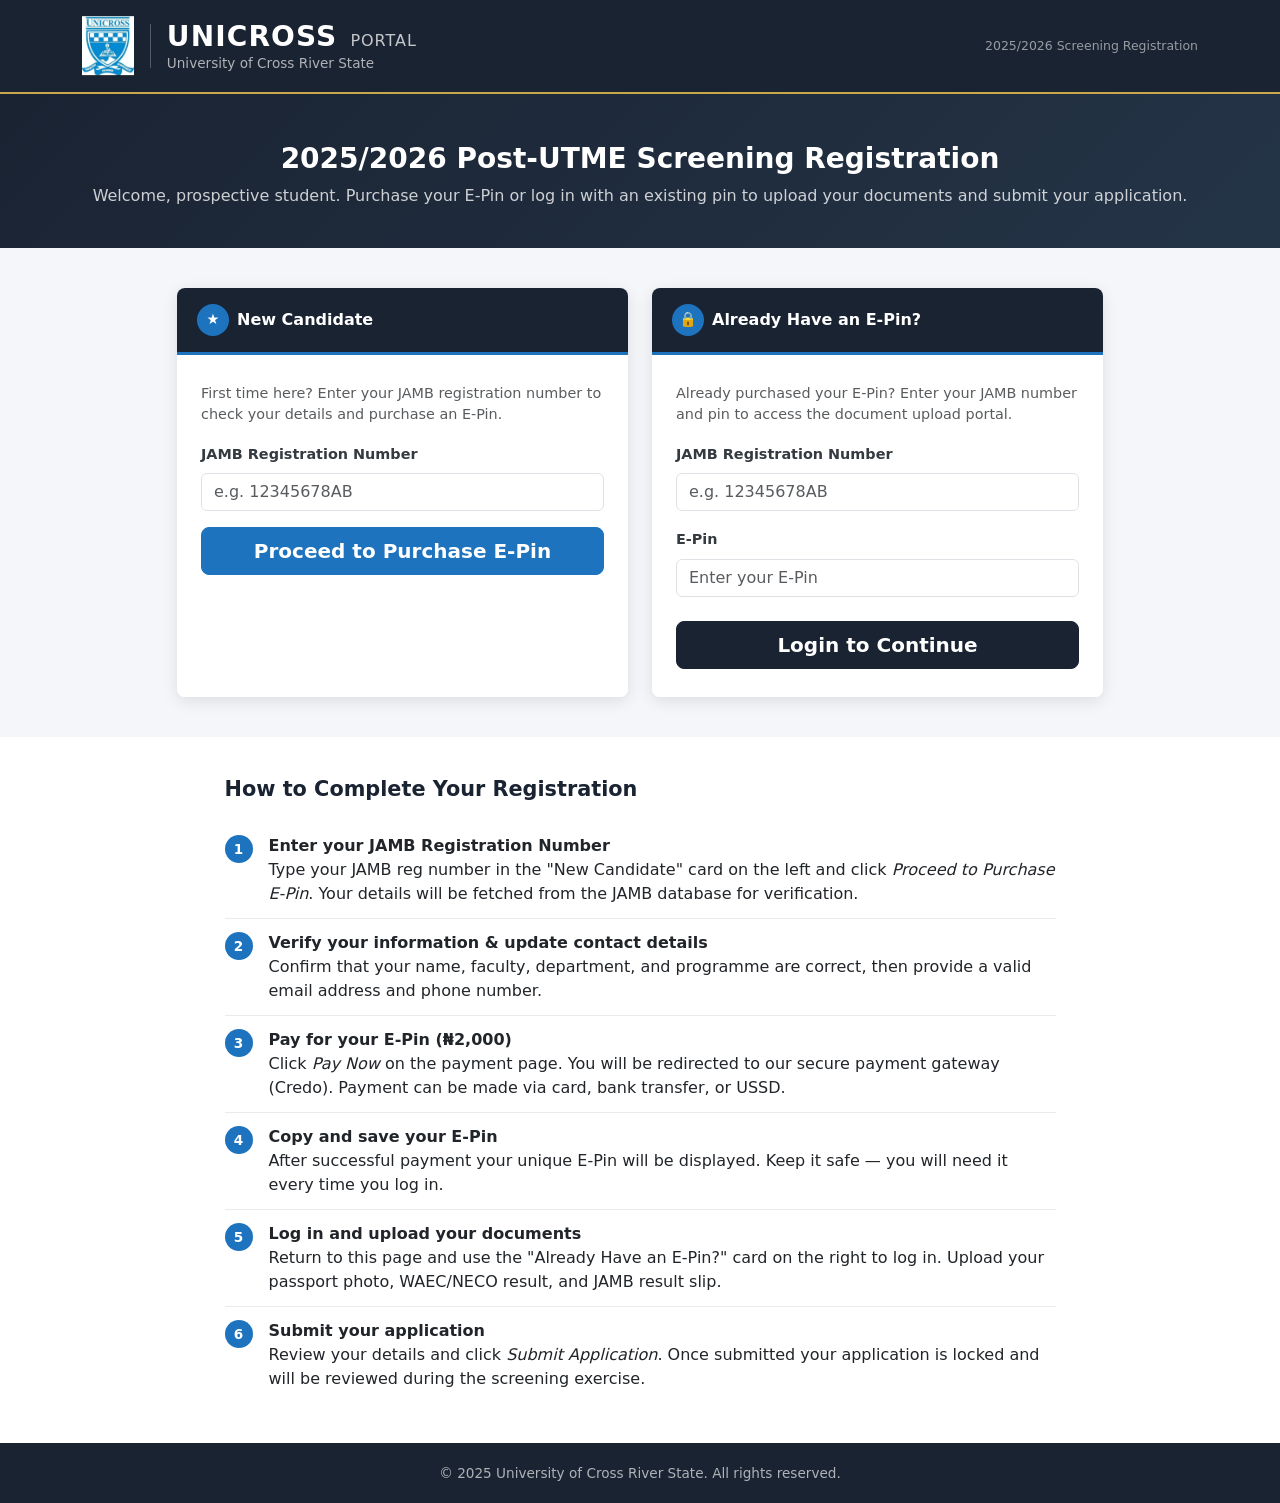
<file: submitted.html>
<!DOCTYPE html>
<html lang="en">
<head>
  <meta charset="UTF-8" />
  <meta name="viewport" content="width=device-width, initial-scale=1.0" />
  <title>UNICROSS Portal — Application Submitted</title>
  <link rel="stylesheet" href="https://cdn.jsdelivr.net/npm/bootstrap@5.3.3/dist/css/bootstrap.min.css" />
  <link rel="stylesheet" href="css/style.css" />
  <style>
    .check-circle {
      width: 80px; height: 80px; border-radius: 50%;
      background-color: #d4edda;
      display: flex; align-items: center; justify-content: center;
      margin: 0 auto 1.25rem; font-size: 2.2rem;
    }
    .locked-badge {
      display: inline-flex; align-items: center; gap: 0.35rem;
      background-color: #fff3cd; border: 1px solid #ffc107;
      border-radius: 2rem; padding: 0.3rem 0.85rem;
      font-size: 0.78rem; color: #664d03; font-weight: 600;
    }
    .summary-section-title {
      font-size: 0.78rem; text-transform: uppercase; letter-spacing: 0.06em;
      font-weight: 700; color: var(--unicross-navy); margin-bottom: 0.5rem;
    }
    .results-table th { font-size: 0.78rem; font-weight: 600; background-color: #f1f3f5; color: #495057; }
    .results-table td { font-size: 0.82rem; }
    .grade-badge { display: inline-block; padding: 0.15rem 0.45rem; border-radius: 0.25rem; font-size: 0.75rem; font-weight: 700; }
    .grade-badge.pass { background-color: #d4edda; color: #155724; }
    .grade-badge.fail { background-color: #f8d7da; color: #721c24; }
    @media print {
      .no-print { display: none !important; }
      .site-header, .site-footer { -webkit-print-color-adjust: exact; print-color-adjust: exact; }
    }
  </style>
</head>
<body class="page-wrapper">

  <!-- HEADER -->
  <header class="site-header">
    <div class="container">
      <div class="header-inner">
        <img src="unicross_logo.jpg" height="60" alt="University Logo" class="header-logo institution-logo" />
        <div class="header-divider"></div>
        <div class="wordmark">
          <div><span class="brand-main">UNICROSS</span><span class="brand-sub ms-2">PORTAL</span></div>
          <div class="university-name institution-name">University of Cross River State</div>
        </div>
        <div class="header-session-label">2025/2026 Screening Registration</div>
      </div>
    </div>
  </header>

  <main class="page-content">

    <div class="alert-success-banner py-3 no-print">
      <div class="container d-flex align-items-center gap-2">
        <span style="font-size:1.4rem;">&#10004;</span>
        <strong>Application Submitted Successfully!</strong>
      </div>
    </div>

    <!-- Loading -->
    <div id="sub-loading" class="container py-5 text-center">
      <div class="spinner-border mb-3" role="status" style="color:var(--unicross-blue);width:2.5rem;height:2.5rem;">
        <span class="visually-hidden">Loading…</span>
      </div>
      <p class="text-muted">Loading your application summary&hellip;</p>
    </div>

    <!-- Error -->
    <div id="sub-error" class="container py-4 d-none">
      <div class="alert alert-warning">
        Could not load your application details. <a href="index.html">Return to home</a>.
      </div>
    </div>

    <!-- Content -->
    <div id="sub-content" class="d-none">
      <div class="container py-4">
        <div class="row justify-content-center">
          <div class="col-lg-8 col-md-10">

            <div class="text-center mb-4">
              <div class="check-circle">&#9989;</div>
              <h2 class="fw-bold mb-2" style="color:var(--unicross-navy);">Application Submitted</h2>
              <div class="mb-3">
                <span class="locked-badge">&#128274; Locked &mdash; No Further Edits Allowed</span>
              </div>
              <p class="text-muted mb-0" style="font-size:0.9rem;">
                Your application has been received and is under review by the admissions office.
              </p>
            </div>

            <!-- Application summary -->
            <div class="card border-0 shadow-sm mb-4">
              <div class="card-header bg-white border-bottom">
                <div class="summary-section-title mb-0">&#128203; Application Summary</div>
              </div>
              <div class="card-body">
                <table class="table table-sm table-borderless mb-0">
                  <tbody id="summary-table"></tbody>
                </table>
              </div>
            </div>

            <!-- Personal details -->
            <div class="card border-0 shadow-sm mb-4" id="personal-card">
              <div class="card-header bg-white border-bottom">
                <div class="summary-section-title mb-0">&#128100; Personal &amp; Contact Details</div>
              </div>
              <div class="card-body">
                <table class="table table-sm table-borderless mb-0">
                  <tbody id="personal-table"></tbody>
                </table>
              </div>
            </div>

            <!-- Guardian -->
            <div class="card border-0 shadow-sm mb-4" id="guardian-card">
              <div class="card-header bg-white border-bottom">
                <div class="summary-section-title mb-0">&#128106; Parent / Guardian</div>
              </div>
              <div class="card-body">
                <table class="table table-sm table-borderless mb-0">
                  <tbody id="guardian-table"></tbody>
                </table>
              </div>
            </div>

            <!-- UTME -->
            <div class="card border-0 shadow-sm mb-4" id="utme-card">
              <div class="card-header bg-white border-bottom">
                <div class="summary-section-title mb-0">&#127891; UTME / JAMB Results</div>
              </div>
              <div class="card-body p-0">
                <div class="table-responsive">
                  <table class="table table-sm results-table mb-0">
                    <thead><tr><th class="ps-3">Subject</th><th style="width:120px;">Score</th></tr></thead>
                    <tbody id="utme-tbody"></tbody>
                    <tfoot>
                      <tr style="background-color:#eef4fc;">
                        <td class="ps-3 fw-semibold" style="font-size:0.82rem;">Total</td>
                        <td class="fw-bold" style="color:var(--unicross-navy);" id="utme-total">—</td>
                      </tr>
                    </tfoot>
                  </table>
                </div>
              </div>
            </div>

            <!-- SSCE -->
            <div id="ssce-container"></div>

            <!-- Credentials -->
            <div class="card border-0 shadow-sm mb-4" id="cred-card">
              <div class="card-header bg-white border-bottom">
                <div class="summary-section-title mb-0">&#128196; Uploaded Documents</div>
              </div>
              <div class="card-body" id="cred-list"></div>
            </div>

            <!-- Info box -->
            <div class="alert d-flex gap-2 align-items-start mb-4"
                 style="background-color:#e8f4fd;border-left:4px solid var(--unicross-blue);color:#0c3559;" role="alert">
              <span style="font-size:1.1rem;flex-shrink:0;">&#8505;</span>
              <div style="font-size:0.9rem;">
                <strong>What happens next?</strong><br />
                Your application is under review. You will be notified when screening is activated.
                Check back on this portal using your registration number and E-Pin for status updates.
              </div>
            </div>

            <p class="text-muted text-center mb-4" style="font-size:0.85rem;">
              For any issues, contact the admissions office at
              <a href="mailto:admissions@unicross.edu.ng">admissions@unicross.edu.ng</a>.
            </p>

            <div class="d-flex flex-wrap gap-2 justify-content-center mb-4 no-print">
              <button type="button" class="btn btn-outline-secondary" onclick="window.print()">&#128438; Print Summary</button>
              <a href="index.html" class="btn btn-outline-secondary">&larr; Return to Home</a>
            </div>

          </div>
        </div>
      </div>
    </div>

  </main>

  <footer class="site-footer text-center">
    <div class="container">
      <p class="mb-0">&copy; 2025 <span class="institution-name">University of Cross River State</span>. All rights reserved.</p>
    </div>
  </footer>

  <script src="https://cdn.jsdelivr.net/npm/bootstrap@5.3.3/dist/js/bootstrap.bundle.min.js"></script>
  <script src="js/main.js"></script>
  <script>
    if (!getToken()) { window.location.replace('index.html'); }

    var PASS_GRADES = ['A1','B2','B3','C4','C5','C6'];

    function makeRow(label, value) {
      var tr = document.createElement('tr');
      var safe = String(value == null ? '—' : value)
        .replace(/&/g,'&amp;').replace(/</g,'&lt;').replace(/>/g,'&gt;');
      tr.innerHTML =
        '<th class="text-muted fw-normal ps-0" style="width:40%;font-size:0.875rem;">' + label + '</th>' +
        '<td class="fw-semibold" style="font-size:0.875rem;">' + (safe || '—') + '</td>';
      return tr;
    }

    apiFetch('/api/registration/profile/', { method: 'GET' })
      .then(function (data) {
        if (!data || !data.success) throw new Error((data && data.message) || 'Could not load profile.');
        var d = data.data || data;

        /* Application summary */
        var summaryRows = [
          ['Full Name',   d.fullname   || d.candidate_name || '—'],
          ['JAMB Reg No', d.jamb_reg_no || '—'],
          ['Faculty',     d.faculty    || '—'],
          ['Department',  d.department || '—'],
          ['Programme',   d.programme  || '—'],
          ['Status',      '&#9989; Submitted']
        ];
        var summaryTbody = document.getElementById('summary-table');
        summaryRows.forEach(function (r) { summaryTbody.appendChild(makeRow(r[0], r[1])); });

        /* Personal */
        var p = d.personal || d;
        var personalRows = [
          ['Email',       p.email          || d.email],
          ['Phone',       p.phone          || d.phone],
          ['Date of Birth', p.dob          || d.dob],
          ['Blood Group', p.blood_group    || d.blood_group],
          ['Marital Status', p.marital_status || d.marital_status],
          ['Address',     p.address        || d.address],
          ['Nationality', p.nationality    || d.nationality],
          ['State',       p.state          || d.state || d.state_of_origin],
          ['LGA',         p.lga            || d.lga   || d.lga_of_origin]
        ].filter(function (r) { return r[1]; });
        var personalTbody = document.getElementById('personal-table');
        if (personalRows.length) {
          personalRows.forEach(function (r) { personalTbody.appendChild(makeRow(r[0], r[1])); });
        } else {
          document.getElementById('personal-card').style.display = 'none';
        }

        /* Guardian */
        var g = d.guardian || {};
        var guardianRows = [
          ['Name',    g.name],
          ['Phone',   g.phone],
          ['Address', g.address]
        ].filter(function (r) { return r[1]; });
        var guardianTbody = document.getElementById('guardian-table');
        if (guardianRows.length) {
          guardianRows.forEach(function (r) { guardianTbody.appendChild(makeRow(r[0], r[1])); });
        } else {
          document.getElementById('guardian-card').style.display = 'none';
        }

        /* UTME */
        var utme     = d.utme || d.utme_results || {};
        var subjects = utme.subjects || utme.utme_subjects || [];
        if (subjects.length) {
          var utmeTbody = document.getElementById('utme-tbody');
          var total = utme.total || 0;
          subjects.forEach(function (s) {
            var tr = document.createElement('tr');
            tr.innerHTML =
              '<td class="ps-3">' + (s.subject || s.name || '—') + '</td>' +
              '<td><strong>' + (s.score != null ? s.score : '—') + '</strong></td>';
            utmeTbody.appendChild(tr);
            if (!utme.total && s.score != null) total += s.score;
          });
          document.getElementById('utme-total').textContent = total || '—';
        } else {
          document.getElementById('utme-card').style.display = 'none';
        }

        /* SSCE */
        var ssce = d.ssce || {};
        var sittings = ssce.sittings || [];
        var ssceContainer = document.getElementById('ssce-container');
        if (sittings.length) {
          sittings.forEach(function (sitting) {
            var label = sitting.sitting === 2 ? 'Sitting 2' : 'Sitting 1';
            var card  = document.createElement('div');
            card.className = 'card border-0 shadow-sm mb-4';
            var rows = (sitting.subjects || []).map(function (s) {
              var isPass = PASS_GRADES.indexOf(s.grade) !== -1;
              var badge  = '<span class="grade-badge ' + (isPass ? 'pass' : 'fail') + '">' + (s.grade || '') + '</span>';
              return '<tr><td class="ps-3">' + (s.name || s.subject || '') + '</td><td>' + badge + '</td></tr>';
            }).join('');
            card.innerHTML =
              '<div class="card-header bg-white border-bottom">' +
                '<div class="summary-section-title mb-0">&#128196; O\'Level Results &mdash; ' + label +
                  ' <span class="fw-normal text-muted" style="font-size:0.75rem;">(' +
                  (sitting.type || '') + ' ' + (sitting.session || '') + ' ' + (sitting.year || '') +
                  ' | No: ' + (sitting.regno || '—') + ')</span>' +
                '</div>' +
              '</div>' +
              '<div class="card-body p-0">' +
                '<div class="table-responsive">' +
                  '<table class="table table-sm results-table mb-0">' +
                    '<thead><tr><th class="ps-3">Subject</th><th>Grade</th></tr></thead>' +
                    '<tbody>' + rows + '</tbody>' +
                  '</table>' +
                '</div>' +
              '</div>';
            ssceContainer.appendChild(card);
          });
        }

        /* Credentials */
        var credentials = d.credentials || [];
        var credList = document.getElementById('cred-list');
        if (credentials.length) {
          credentials.forEach(function (cred) {
            var div = document.createElement('div');
            div.style.cssText = 'display:flex;align-items:center;gap:0.5rem;padding:0.5rem 0;border-bottom:1px solid #f0f0f0;';
            div.innerHTML =
              '<span style="font-size:0.75rem;font-weight:600;padding:0.2rem 0.5rem;border-radius:0.25rem;background:#e8f4fd;color:#0c3559;">' + (cred.type || '') + '</span>' +
              '<span style="font-size:0.875rem;font-weight:500;">' + (cred.label || '—') + '</span>';
            credList.appendChild(div);
          });
        } else {
          document.getElementById('cred-card').style.display = 'none';
        }

        document.getElementById('sub-loading').classList.add('d-none');
        document.getElementById('sub-content').classList.remove('d-none');
      })
      .catch(function () {
        document.getElementById('sub-loading').classList.add('d-none');
        document.getElementById('sub-error').classList.remove('d-none');
      });
  </script>
</body>
</html>
</file>
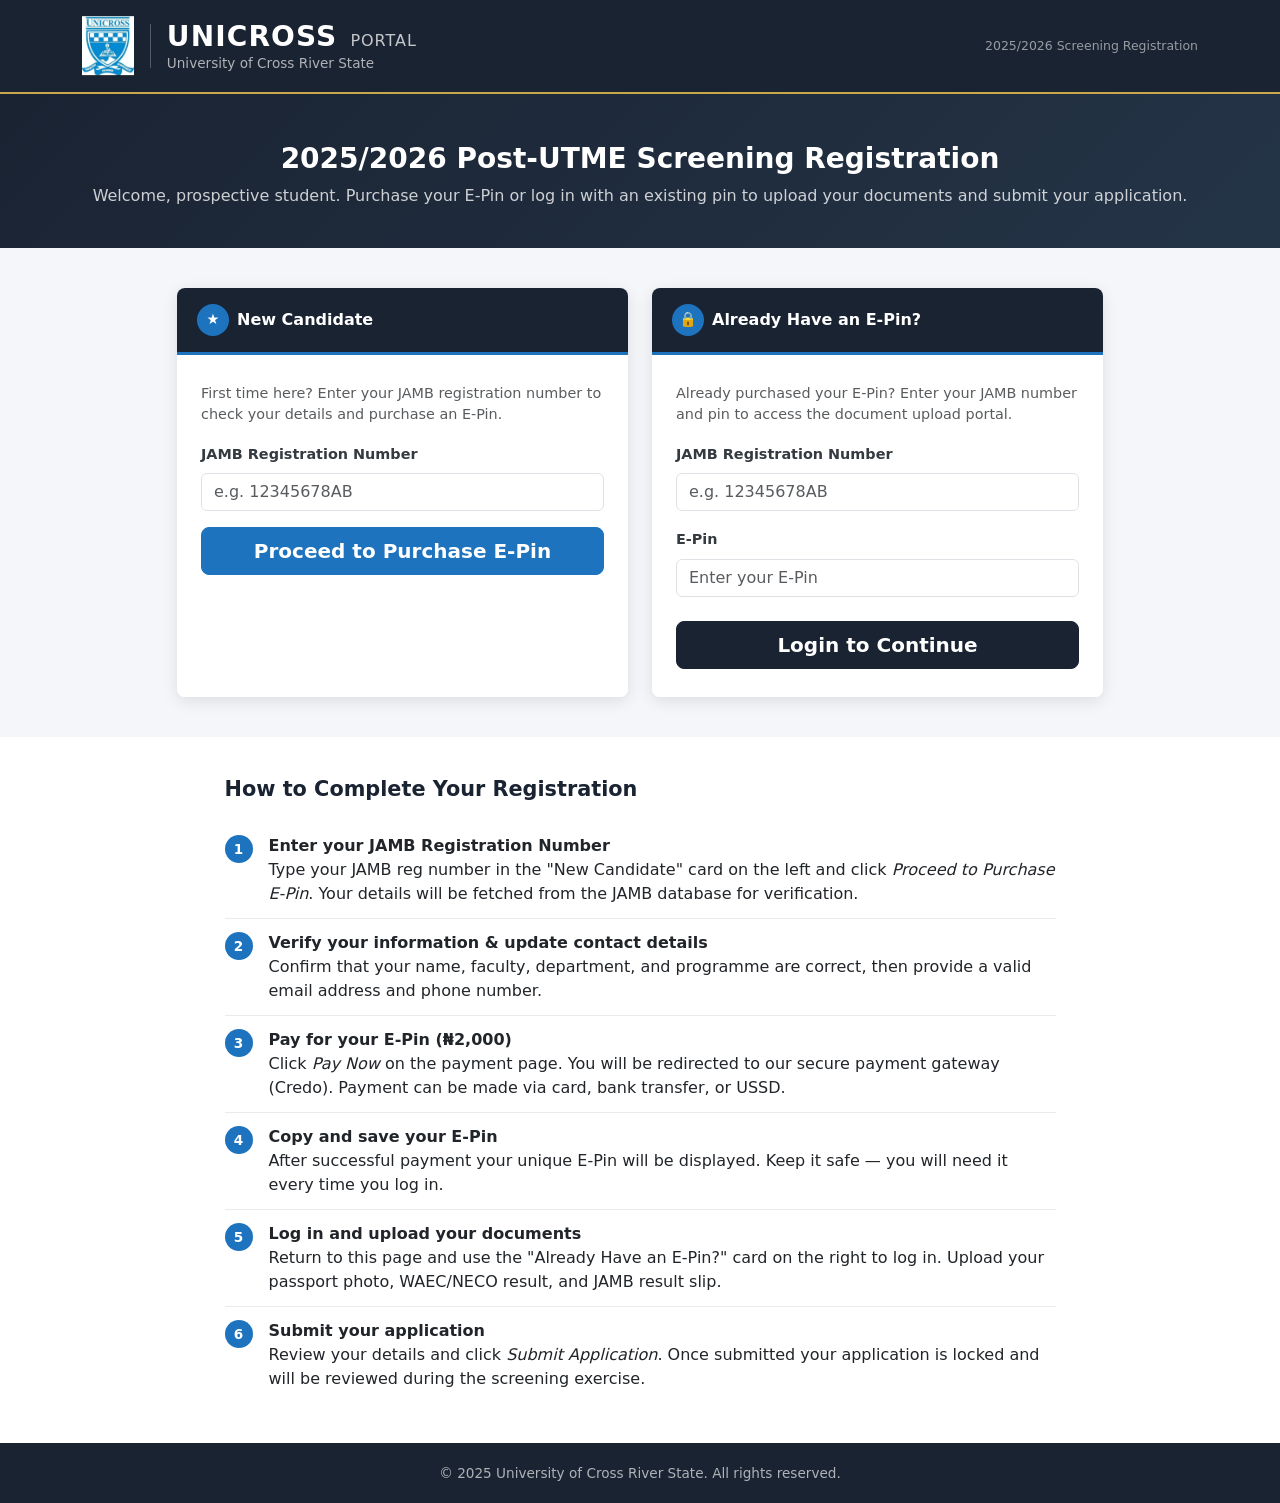
<file: success.html>
<!DOCTYPE html>
<html lang="en">
<head>
  <meta charset="UTF-8" />
  <meta name="viewport" content="width=device-width, initial-scale=1.0" />
  <title>Portal — Payment Successful</title>
  <link rel="stylesheet" href="https://cdn.jsdelivr.net/npm/bootstrap@5.3.3/dist/css/bootstrap.min.css" />
  <link rel="stylesheet" href="css/style.css" />
  <style>
    .success-icon { font-size: 3rem; color: var(--unicross-success); }

    .epin-box {
      border: 2px dashed var(--unicross-navy);
      border-radius: 0.5rem;
      padding: 1.5rem 1.25rem 1.25rem;
      background-color: #f0f4f8;
    }
    .epin-box-label {
      font-size: 0.78rem;
      font-weight: 700;
      text-transform: uppercase;
      letter-spacing: 0.1em;
      color: var(--unicross-navy);
      margin-bottom: 0.5rem;
    }
    .epin-value {
      font-size: 2.2rem;
      font-weight: 800;
      color: var(--unicross-navy);
      letter-spacing: 0.25em;
      font-family: 'Courier New', Courier, monospace;
      word-break: break-all;
    }
  </style>
</head>
<body class="page-wrapper">

  <!-- HEADER -->
  <header class="site-header">
    <div class="container">
      <div class="header-inner">
        <img src="unicross_logo.jpg" height="60" alt="University Logo" class="header-logo institution-logo" />
        <div class="header-divider"></div>
        <div class="wordmark">
          <div>
            <span class="brand-main">UNICROSS</span>
            <span class="brand-sub ms-2">PORTAL</span>
          </div>
          <div class="university-name institution-name">University of Cross River State</div>
        </div>
        <div class="header-session-label">2025/2026 Screening Registration</div>
      </div>
    </div>
  </header>

  <main class="page-content">

    <!-- SUCCESS BANNER -->
    <div class="alert-success-banner py-3">
      <div class="container d-flex align-items-center gap-2">
        <span style="font-size:1.4rem;">&#10004;</span>
        <div>
          <strong>Payment Successful!</strong>
          <span class="ms-2" style="font-size:0.9rem;">
            Your E-Pin has been generated. Keep it safe.
          </span>
        </div>
      </div>
    </div>

    <div class="container py-4">
      <div class="row justify-content-center">
        <div class="col-lg-6 col-md-8">

          <!-- ICON + HEADING -->
          <div class="text-center mb-4">
            <div class="success-icon mb-2">&#9989;</div>
            <h2 class="fw-bold" style="color:var(--unicross-navy);">Payment Confirmed</h2>
            <p class="text-muted mb-0" style="font-size:0.9rem;" id="display-name">Loading…</p>
            <p class="text-muted" style="font-size:0.875rem;" id="display-reg"></p>
          </div>

          <!-- E-PIN DISPLAY BOX -->
          <div class="epin-box mb-2 text-center">
            <div class="epin-box-label">Your E-Pin</div>
            <div class="epin-value mb-3" id="display-epin">—</div>
            <button type="button" class="btn btn-sm btn-outline-secondary" id="copy-epin-btn">
              &#128203; Copy E-Pin
            </button>
          </div>
          <p class="text-center text-muted mb-4" style="font-size:0.85rem;">
            A copy has also been sent to your email address.
          </p>

          <!-- REGISTRATION SUMMARY -->
          <div class="card border-0 shadow-sm mb-4">
            <div class="card-body p-3">
              <p class="mb-1 fw-semibold"
                 style="font-size:0.8rem;color:var(--unicross-navy);text-transform:uppercase;letter-spacing:0.05em;">
                Registration Summary
              </p>
              <table class="table table-sm table-borderless mb-0">
                <tbody id="summary-table"></tbody>
              </table>
            </div>
          </div>

          <!-- CTA -->
          <div class="d-grid mb-3">
            <button type="button" class="btn btn-unicross-blue btn-lg" id="btn-continue">
              Continue to Upload Documents &rarr;
            </button>
          </div>

          <p class="text-center text-muted" style="font-size:0.8rem;">
            You can return later by logging in with your registration number and E-Pin.
          </p>

        </div>
      </div>
    </div>

  </main>

  <!-- FOOTER -->
  <footer class="site-footer text-center">
    <div class="container">
      <p class="mb-0">&copy; 2025 <span class="institution-name">University of Cross River State</span>. All rights reserved.</p>
    </div>
  </footer>

  <script src="https://cdn.jsdelivr.net/npm/bootstrap@5.3.3/dist/js/bootstrap.bundle.min.js"></script>
  <script src="js/main.js"></script>
  <script>
    redirectIfNoSession('reg_no', 'index.html');

    const candidate = getSession('candidate');
    const regNo     = getSession('reg_no');
    const epin      = getSession('epin') || '—';
    const txnRef    = getSession('txn_ref') || '—';

    document.getElementById('display-name').textContent =
      candidate ? candidate.name : '';
    document.getElementById('display-reg').textContent =
      'Reg No: ' + (regNo || '—');

    document.getElementById('display-epin').textContent = epin;

    /* Copy E-Pin to clipboard */
    document.getElementById('copy-epin-btn').addEventListener('click', function () {
      if (!navigator.clipboard || epin === '—') return;
      navigator.clipboard.writeText(epin).then(function () {
        const btn = document.getElementById('copy-epin-btn');
        btn.innerHTML = '&#10003; Copied!';
        btn.classList.replace('btn-outline-secondary', 'btn-success');
        setTimeout(function () {
          btn.innerHTML = '&#128203; Copy E-Pin';
          btn.classList.replace('btn-success', 'btn-outline-secondary');
        }, 2500);
      });
    });

    /* Registration summary table */
    const summaryRows = [
      ['Full Name',       candidate ? candidate.name : '—'],
      ['Reg No',          regNo || '—'],
      ['E-Pin',           epin],
      ['Transaction Ref', txnRef],
      ['Amount Paid',     formatNaira(2000)]
    ];
    const tbody = document.getElementById('summary-table');
    summaryRows.forEach(function ([label, value]) {
      const tr = document.createElement('tr');
      tr.innerHTML =
        '<th class="text-muted fw-normal ps-0" style="width:40%;font-size:0.82rem;">' + label + '</th>' +
        '<td class="fw-semibold" style="font-size:0.82rem;">' + value + '</td>';
      tbody.appendChild(tr);
    });

    /* Continue button — ensure epin is in sessionStorage then redirect */
    document.getElementById('btn-continue').addEventListener('click', function () {
      saveSession('epin', epin);
      window.location.href = 'register.html';
    });

  </script>
</body>
</html>
</file>
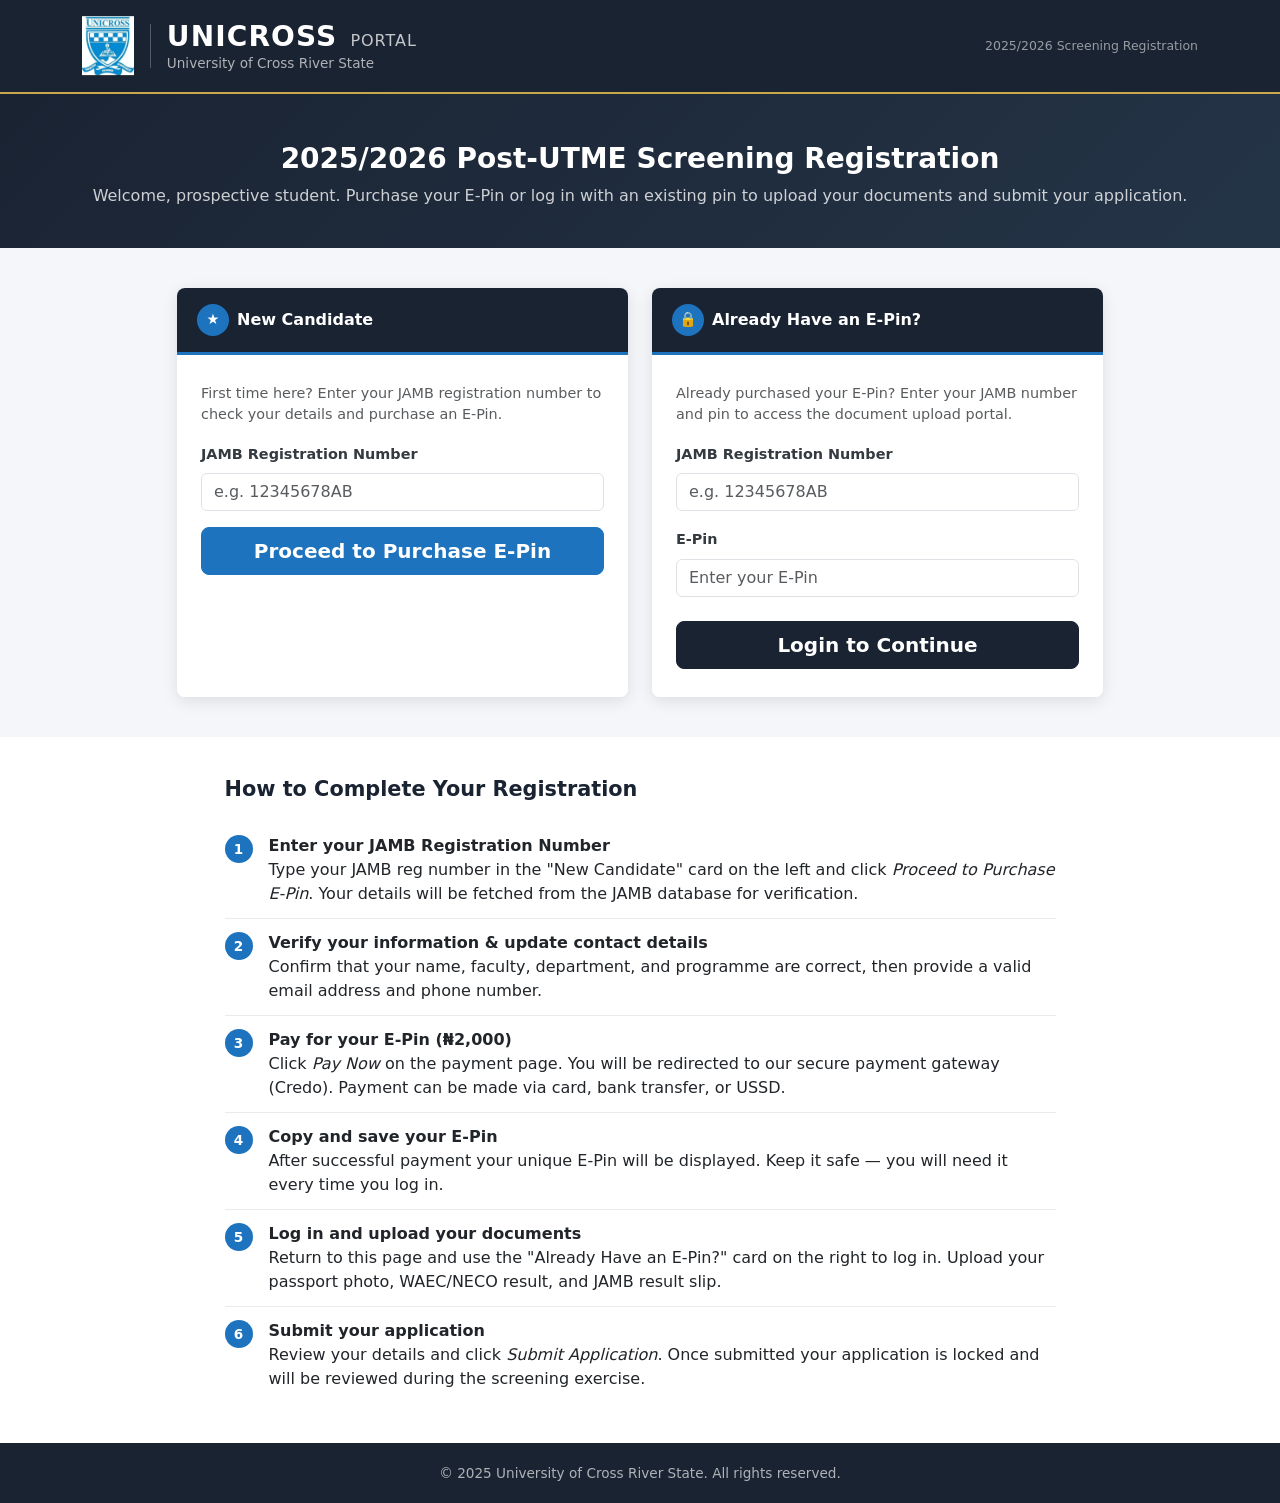
<file: verify.html>
<!DOCTYPE html>
<html lang="en">
<head>
  <meta charset="UTF-8" />
  <meta name="viewport" content="width=device-width, initial-scale=1.0" />
  <title>UNICROSS Portal — Verify Details</title>
  <link rel="stylesheet" href="https://cdn.jsdelivr.net/npm/bootstrap@5.3.3/dist/css/bootstrap.min.css" />
  <link rel="stylesheet" href="css/style.css" />
</head>
<body class="page-wrapper">

  <!-- HEADER -->
  <header class="site-header">
    <div class="container">
      <div class="header-inner">
        <img src="unicross_logo.jpg" height="60" alt="University Logo" class="header-logo institution-logo" />
        <div class="header-divider"></div>
        <div class="wordmark">
          <div>
            <span class="brand-main">UNICROSS</span>
            <span class="brand-sub ms-2">PORTAL</span>
          </div>
          <div class="university-name institution-name">University of Cross River State</div>
        </div>
        <div class="header-session-label">2025/2026 Screening Registration</div>
      </div>
    </div>
  </header>

  <main class="page-content">

    <!-- PAGE TITLE -->
    <div class="page-title-bar">
      <div class="container">
        <h2>Candidate Verification</h2>
        <p>Step 1 of 3 — Confirm your details and provide contact information</p>
      </div>
    </div>

    <div class="container py-4">
      <div class="row justify-content-center">
        <div class="col-lg-7 col-md-9">

          <!-- READ-ONLY CANDIDATE INFO CARD -->
          <div class="card mb-4 border-0 shadow-sm">
            <div class="card-header bg-white border-bottom fw-semibold" style="color:var(--unicross-navy);">
              <svg xmlns="http://www.w3.org/2000/svg" width="16" height="16" fill="currentColor"
                class="bi bi-person-check me-2" viewBox="0 0 16 16">
                <path d="M12.5 16a3.5 3.5 0 1 0 0-7 3.5 3.5 0 0 0 0 7m1.679-4.493-1.335
                  1.338a.75.75 0 0 1-1.06 0l-.5-.5a.75.75 0 1 1 1.06-1.06l-.029.03
                  .805-.807a.75.75 0 1 1 1.06 1.06z"/>
                <path d="M11 5a3 3 0 1 1-6 0 3 3 0 0 1 6 0M8 7a2 2 0 1 0 0-4 2 2 0 0 0 0
                  4m.256 7a4.5 4.5 0 0 1-.229-1.004H3c.001-.246.154-.986.832-1.664C4.484
                  10.68 5.711 10 8 10q.39 0 .74.025c.226-.341.496-.65.804-.918Q8.844
                  9.002 8 9c-5 0-6 3-6 4s1 1 1 1z"/>
              </svg>
              JAMB Details (Read-Only)
            </div>
            <div class="card-body">
              <table class="table table-sm table-borderless mb-0">
                <tbody id="candidate-table">
                  <!-- populated by JS -->
                </tbody>
              </table>
            </div>
          </div>

          <!-- CONTACT UPDATE FORM -->
          <div class="card border-0 shadow-sm">
            <div class="card-header bg-white border-bottom fw-semibold" style="color:var(--unicross-navy);">
              <svg xmlns="http://www.w3.org/2000/svg" width="16" height="16" fill="currentColor"
                class="bi bi-pencil-square me-2" viewBox="0 0 16 16">
                <path d="M15.502 1.94a.5.5 0 0 1 0 .706L14.459 3.69l-2-2L13.502.646a.5.5
                  0 0 1 .707 0l1.293 1.293zm-1.75 2.456-2-2L4.939 9.21a.5.5 0 0
                  0-.121.196l-.805 2.414a.25.25 0 0 0 .316.316l2.414-.805a.5.5 0 0
                  0 .196-.12l6.813-6.814z"/>
                <path fill-rule="evenodd" d="M1 13.5A1.5 1.5 0 0 0 2.5 15h11a1.5 1.5 0 0 0
                  1.5-1.5v-6a.5.5 0 0 0-1 0v6a.5.5 0 0 1-.5.5h-11a.5.5 0 0 1-.5-.5v-11a.5.5
                  0 0 1 .5-.5H9a.5.5 0 0 0 0-1H2.5A1.5 1.5 0 0 0 1 2.5z"/>
              </svg>
              Update Contact Details
            </div>
            <div class="card-body">
              <p class="text-muted mb-3" style="font-size:0.9rem;">
                Provide a valid email address and phone number. These will be used for
                important registration communications.
              </p>
              <form id="form-contact" novalidate>
                <div class="mb-3">
                  <label for="email" class="form-label">Email Address <span class="text-danger">*</span></label>
                  <input
                    type="email"
                    id="email"
                    class="form-control"
                    placeholder="e.g. yourname@gmail.com"
                    autocomplete="email"
                  />
                  <span class="field-error" id="email-error"></span>
                </div>
                <div class="mb-4">
                  <label for="phone" class="form-label">Phone Number <span class="text-danger">*</span></label>
                  <input
                    type="tel"
                    id="phone"
                    class="form-control"
                    placeholder="e.g. 08012345678"
                    autocomplete="tel"
                  />
                  <span class="field-error" id="phone-error"></span>
                </div>
                <div class="alert alert-danger d-none py-2 mb-3" id="contact-error"
                     role="alert" style="font-size:0.875rem;"></div>
                <div class="d-grid">
                  <button type="submit" id="btn-proceed" class="btn btn-unicross-blue btn-lg">
                    Proceed to Payment &rarr;
                  </button>
                </div>
              </form>
            </div>
          </div>

          <!-- Back link -->
          <div class="mt-3 text-center">
            <a href="index.html" class="text-secondary" style="font-size:0.875rem;">
              &larr; Back to Home
            </a>
          </div>

        </div>
      </div>
    </div>

  </main>

  <!-- FOOTER -->
  <footer class="site-footer text-center">
    <div class="container">
      <p class="mb-0">&copy; 2025 <span class="institution-name">University of Cross River State</span>. All rights reserved.</p>
    </div>
  </footer>

  <script src="https://cdn.jsdelivr.net/npm/bootstrap@5.3.3/dist/js/bootstrap.bundle.min.js"></script>
  <script src="js/main.js"></script>
  <script>
    redirectIfNoSession('reg_no', 'index.html');

    const candidate    = getSession('candidate') || {};
    const regNo        = getSession('reg_no') || '—';
    const candidateId  = candidate.id;

    /* Guard: candidate must have an id to make the PATCH call */
    if (!candidateId) {
      const contactErr = document.getElementById('contact-error');
      contactErr.textContent =
        'Session data is incomplete. Please return to the home page and look up your JAMB number again.';
      contactErr.classList.remove('d-none');
      document.querySelector('[type="submit"]').disabled = true;
    }

    /* Populate read-only candidate table */
    const rows = [
      ['Full Name',     candidate.fullname   || '—'],
      ['JAMB Reg No',   candidate.jamb_reg_no || regNo],
      ['Faculty',       candidate.faculty    || '—'],
      ['Department',    candidate.department || '—'],
      ['Programme',     candidate.programme  || '—'],
      ['Date of Birth', candidate.dob        || '—']
    ];

    const tbody = document.getElementById('candidate-table');
    rows.forEach(function ([label, value]) {
      const tr = document.createElement('tr');
      tr.innerHTML =
        '<th class="text-muted fw-normal ps-0" style="width:38%;font-size:0.875rem;">' + label + '</th>' +
        '<td class="fw-semibold" style="font-size:0.875rem;">' + value + '</td>';
      tbody.appendChild(tr);
    });

    /* Pre-fill if returning from a later step */
    const savedEmail = getSession('email');
    const savedPhone = getSession('phone');
    if (savedEmail) document.getElementById('email').value = savedEmail;
    if (savedPhone) document.getElementById('phone').value = savedPhone;

    /* Form validation & submission */
    document.getElementById('form-contact').addEventListener('submit', function (e) {
      e.preventDefault();

      const emailEl   = document.getElementById('email');
      const phoneEl   = document.getElementById('phone');
      const emailErr  = document.getElementById('email-error');
      const phoneErr  = document.getElementById('phone-error');
      const formErr   = document.getElementById('contact-error');
      const submitBtn = this.querySelector('[type="submit"]');

      const email   = emailEl.value.trim();
      const phone   = phoneEl.value.trim();
      const emailOk = /^[^\s@]+@[^\s@]+\.[^\s@]+$/.test(email);
      const phoneOk = /^[0-9+\s\-]{7,15}$/.test(phone);

      /* Clear all previous errors before re-validating */
      emailErr.textContent = '';
      emailErr.classList.remove('visible');
      phoneErr.textContent = '';
      phoneErr.classList.remove('visible');
      formErr.classList.add('d-none');

      let valid = true;

      if (!emailOk) {
        emailErr.textContent = 'Enter a valid email address.';
        emailErr.classList.add('visible');
        if (valid) emailEl.focus();
        valid = false;
      }
      if (!phoneOk) {
        phoneErr.textContent = 'Enter a valid phone number (7–15 digits).';
        phoneErr.classList.add('visible');
        if (valid) phoneEl.focus();
        valid = false;
      }

      if (!valid) return;

      submitBtn.disabled = true;
      submitBtn.innerHTML =
        '<span class="spinner-border spinner-border-sm me-2" role="status" aria-hidden="true"></span>' +
        'Saving&hellip;';

      var safetyTimer = setTimeout(function () {
        submitBtn.disabled = false;
        submitBtn.innerHTML = 'Proceed to Payment &rarr;';
        formErr.textContent = 'Request timed out. Please try again.';
        formErr.classList.remove('d-none');
      }, 30000);

      apiFetch('/api/registration/' + candidateId + '/contact/', {
        method: 'PATCH',
        body: { email: email, phone: phone }
      }).then(function (data) {
        clearTimeout(safetyTimer);
        if (!data || !data.success) {
          throw new Error((data && data.message) || 'Failed to save contact details. Please try again.');
        }
        saveSession('email', email);
        saveSession('phone', phone);
        window.location.href = 'payment.html';
      }).catch(function (err) {
        clearTimeout(safetyTimer);
        submitBtn.disabled = false;
        submitBtn.innerHTML = 'Proceed to Payment &rarr;';
        formErr.textContent = err.message || 'Failed to save contact details. Please try again.';
        formErr.classList.remove('d-none');
      });
    });

    ['email', 'phone'].forEach(function (id) {
      document.getElementById(id).addEventListener('input', function () {
        document.getElementById(id + '-error').textContent = '';
        document.getElementById(id + '-error').classList.remove('visible');
        document.getElementById('contact-error').classList.add('d-none');
      });
    });

    function resetProceedBtn() {
      var btn = document.getElementById('btn-proceed');
      if (btn) { btn.disabled = false; btn.innerHTML = 'Proceed to Payment &rarr;'; }
    }
    window.addEventListener('pageshow',  resetProceedBtn);
    window.addEventListener('pagehide',  resetProceedBtn);

  </script>
</body>
</html>
</file>
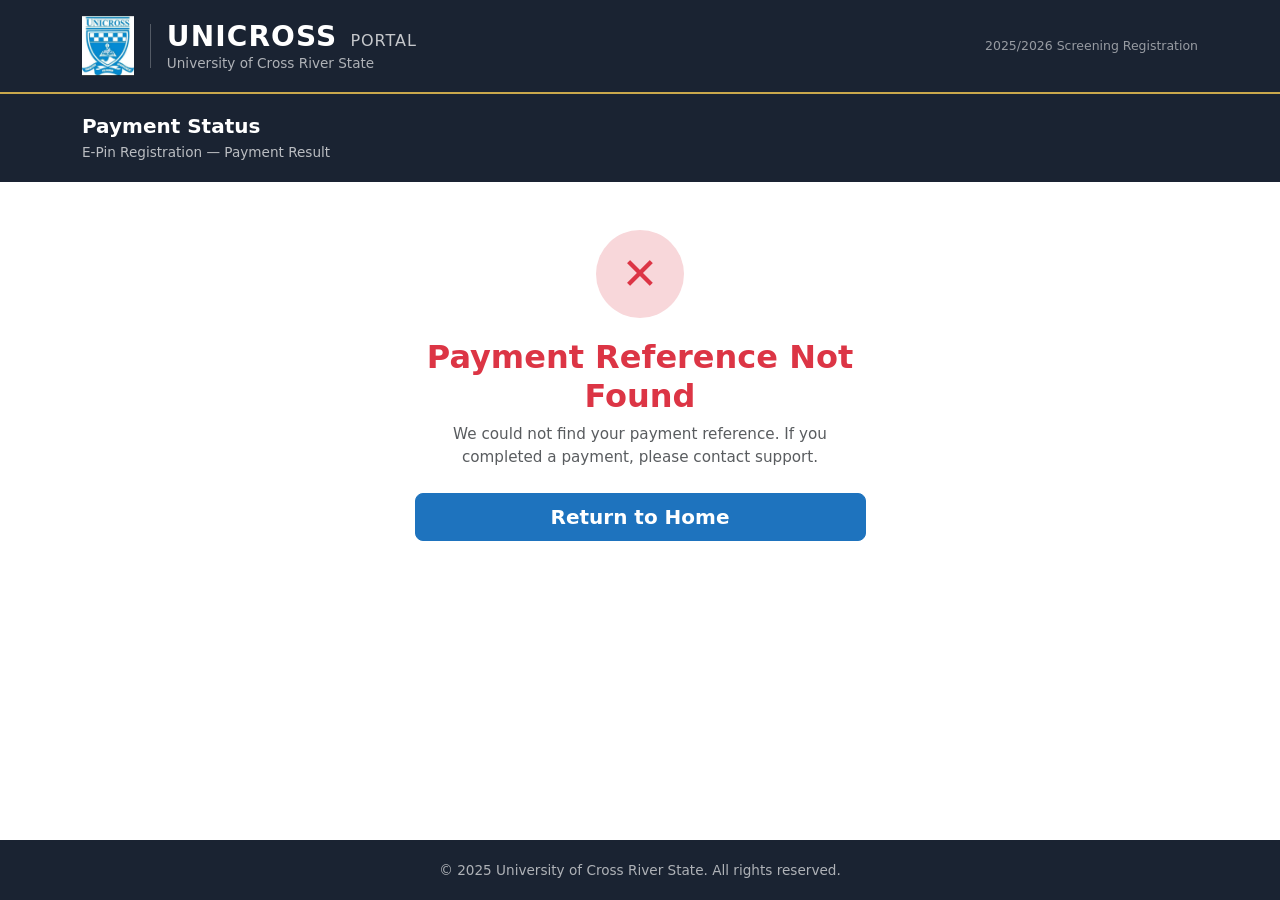
<file: payment/callback.html>
<!DOCTYPE html>
<html lang="en">
<head>
  <meta charset="UTF-8" />
  <meta name="viewport" content="width=device-width, initial-scale=1.0" />
  <title>UNICROSS Portal — Payment Result</title>
  <link rel="stylesheet" href="https://cdn.jsdelivr.net/npm/bootstrap@5.3.3/dist/css/bootstrap.min.css" />
  <link rel="stylesheet" href="../css/style.css" />
  <style>
    .callback-icon {
      width: 88px;
      height: 88px;
      border-radius: 50%;
      display: inline-flex;
      align-items: center;
      justify-content: center;
      font-size: 2.75rem;
      margin-bottom: 1.25rem;
    }
    .callback-icon.success { background-color: #d4edda; color: var(--unicross-success); }
    .callback-icon.failed  { background-color: #f8d7da; color: var(--unicross-danger);  }
    .callback-icon.pending { background-color: #fff3cd; color: #856404; }

    .ref-box {
      background-color: #f4f6f9;
      border: 1px solid #dee2e6;
      border-radius: 0.5rem;
      padding: 0.75rem 1rem;
      margin: 1.25rem auto;
      max-width: 420px;
      text-align: left;
    }
    .ref-label {
      font-size: 0.72rem;
      font-weight: 700;
      text-transform: uppercase;
      letter-spacing: 0.08em;
      color: #6c757d;
      margin-bottom: 0.25rem;
    }
    .ref-value {
      font-family: 'Courier New', Courier, monospace;
      font-size: 0.9rem;
      font-weight: 600;
      color: var(--unicross-navy);
      word-break: break-all;
    }

    @keyframes spin { to { transform: rotate(360deg); } }
    .pending-spinner {
      display: inline-block;
      width: 2.75rem;
      height: 2.75rem;
      border: 4px solid #ffc107;
      border-top-color: transparent;
      border-radius: 50%;
      animation: spin 0.9s linear infinite;
    }
  </style>
</head>
<body class="page-wrapper">

  <!-- HEADER -->
  <header class="site-header">
    <div class="container">
      <div class="header-inner">
        <img src="../unicross_logo.jpg" height="60" alt="University Logo" class="header-logo institution-logo" />
        <div class="header-divider"></div>
        <div class="wordmark">
          <div>
            <span class="brand-main">UNICROSS</span>
            <span class="brand-sub ms-2">PORTAL</span>
          </div>
          <div class="university-name institution-name">University of Cross River State</div>
        </div>
        <div class="header-session-label">2025/2026 Screening Registration</div>
      </div>
    </div>
  </header>

  <main class="page-content">

    <div class="page-title-bar">
      <div class="container">
        <h2>Payment Status</h2>
        <p>E-Pin Registration &mdash; Payment Result</p>
      </div>
    </div>

    <div class="container py-5">
      <div class="row justify-content-center">
        <div class="col-lg-5 col-md-7">
          <div id="callback-content" class="text-center">
            <!-- populated by script -->
          </div>
        </div>
      </div>
    </div>

  </main>

  <footer class="site-footer text-center">
    <div class="container">
      <p class="mb-0">&copy; 2025 <span class="institution-name">University of Cross River State</span>. All rights reserved.</p>
    </div>
  </footer>

  <script src="https://cdn.jsdelivr.net/npm/bootstrap@5.3.3/dist/js/bootstrap.bundle.min.js"></script>
  <script>
    document.addEventListener('DOMContentLoaded', function () {
      var BASE = 'https://unicross-backend-production.up.railway.app';
      var reference = '';
      try { reference = localStorage.getItem('payment_reference') || ''; } catch (e) {}

      var container = document.getElementById('callback-content');

      function esc(str) {
        return String(str == null ? '' : str)
          .replace(/&/g, '&amp;').replace(/</g, '&lt;').replace(/>/g, '&gt;').replace(/"/g, '&quot;');
      }

      function refBox(ref) {
        if (!ref) return '';
        return '<div class="ref-box">' +
          '<div class="ref-label">Transaction Reference</div>' +
          '<div class="ref-value">' + esc(ref) + '</div>' +
        '</div>';
      }

      /* ── Show loading spinner while calling verify ── */
      container.innerHTML =
        '<div class="callback-icon pending"><div class="pending-spinner"></div></div>' +
        '<h2 class="fw-bold mb-2" style="color:#856404;">Verifying Payment&hellip;</h2>' +
        '<p class="text-muted" style="font-size:0.95rem;">Please wait while we confirm your payment status.</p>';

      /* ── If no reference in localStorage, can't verify ── */
      if (!reference) {
        container.innerHTML =
          '<div class="callback-icon failed">&#10005;</div>' +
          '<h2 class="fw-bold mb-2" style="color:var(--unicross-danger);">Payment Reference Not Found</h2>' +
          '<p class="text-muted mb-0" style="font-size:0.95rem;">' +
            'We could not find your payment reference. If you completed a payment, please contact support.' +
          '</p>' +
          '<div class="d-grid mt-4">' +
            '<a href="../index.html" class="btn btn-unicross-blue btn-lg">Return to Home</a>' +
          '</div>';
        return;
      }

      /* ── Call verify endpoint — once, no polling ── */
      fetch(BASE + '/api/registration/payment/verify/?reference=' + encodeURIComponent(reference), {
        method: 'GET',
        headers: {
          'Accept': 'application/json',
          'X-Requested-With': 'XMLHttpRequest'
        }
      })
      .then(function (res) { return res.json(); })
      .then(function (data) {
        if (!data) throw new Error('Empty response from server.');

        var d        = (data.data) || {};
        var ref      = d.reference || reference;
        var isOk     = data.success && d.status === 'success' && d.has_epin === true;
        var isPending = data.success && (d.status === 'pending' || d.has_epin === false);

        if (isOk) {
          /* Clear reference — payment confirmed */
          try { localStorage.removeItem('payment_reference'); } catch (e) {}

          var loginUrl = '../index.html' + (d.jamb_reg_no ? '?prefill_jamb=' + encodeURIComponent(d.jamb_reg_no) : '');

          container.innerHTML =
            '<div class="callback-icon success">&#10003;</div>' +
            '<h2 class="fw-bold mb-2" style="color:var(--unicross-success);">Payment Successful!</h2>' +
            '<p class="text-muted mb-1" style="font-size:0.95rem;">' +
              'Your E-Pin has been sent to your registered email address.' +
            '</p>' +
            '<p class="text-muted mb-0" style="font-size:0.95rem;">' +
              '<strong>Please check your inbox and spam folder.</strong>' +
            '</p>' +
            refBox(ref) +
            '<div class="d-grid mt-4">' +
              '<a href="' + loginUrl + '" class="btn btn-unicross-blue btn-lg">Login with E-Pin</a>' +
            '</div>' +
            '<p class="text-muted mt-3 mb-0" style="font-size:0.82rem;">' +
              'Enter your JAMB registration number and the E-Pin from your email.' +
            '</p>';

        } else {
          var msg = isPending
            ? 'Payment not completed. If you were charged, please contact support with the reference below.'
            : (data.message || 'Could not verify payment status. Please try again or contact support.');

          container.innerHTML =
            '<div class="callback-icon failed">&#10005;</div>' +
            '<h2 class="fw-bold mb-2" style="color:var(--unicross-danger);">Payment Not Completed</h2>' +
            '<p class="text-muted mb-0" style="font-size:0.95rem;">' + esc(msg) + '</p>' +
            refBox(ref) +
            '<div class="d-grid mt-4">' +
              '<a href="../payment.html" class="btn btn-unicross-blue btn-lg">Try Again</a>' +
            '</div>' +
            '<div class="mt-3">' +
              '<a href="../index.html" class="text-secondary" style="font-size:0.875rem;">&larr; Return to Home</a>' +
            '</div>';
        }
      })
      .catch(function () {
        container.innerHTML =
          '<div class="callback-icon failed">&#10005;</div>' +
          '<h2 class="fw-bold mb-2" style="color:var(--unicross-danger);">Verification Error</h2>' +
          '<p class="text-muted mb-0" style="font-size:0.95rem;">' +
            'We could not reach the payment server. Please check your connection and try again.' +
          '</p>' +
          refBox(reference) +
          '<div class="d-grid mt-4">' +
            '<a href="../payment.html" class="btn btn-unicross-blue btn-lg">Try Again</a>' +
          '</div>' +
          '<div class="mt-3">' +
            '<a href="../index.html" class="text-secondary" style="font-size:0.875rem;">&larr; Return to Home</a>' +
          '</div>';
      });

      /* ── Back-button trap: redirect to home on browser back ── */
      history.pushState(null, '', window.location.href);
      window.addEventListener('popstate', function () {
        window.location.replace('../index.html');
      });
    });
  </script>
</body>
</html>
</file>
<file: css/style.css>
/* =====================================================
   UNICROSS Registration Portal — Custom Styles
   Layered on top of Bootstrap 5
   ===================================================== */

:root {
  --unicross-navy: #1a2332;
  --unicross-blue: #1e73be;
  --unicross-success: #28a745;
  --unicross-danger: #dc3545;
  --unicross-warning: #ffc107;
}

/* ─── Shared Header ─────────────────────────────────── */
.site-header {
  background-color: var(--unicross-navy);
  padding: 16px 0;
  box-shadow: 0 2px 6px rgba(0, 0, 0, 0.35);
  border-bottom: 2px solid #c9a84c;
}

.site-header .header-inner {
  display: flex;
  align-items: center;
  gap: 1rem;
}

.site-header .header-logo {
  height: 60px;
  width: auto;
  display: block;
  flex-shrink: 0;
  /* Logo displayed as-is (blue/colour on white JPG background).
     If the logo appears as a white box on dark, swap to:
     filter: brightness(0) invert(1); */
}

.site-header .header-divider {
  width: 1px;
  height: 44px;
  background-color: rgba(255, 255, 255, 0.25);
  flex-shrink: 0;
}

.site-header .wordmark {
  line-height: 1.1;
}

.site-header .wordmark .brand-main {
  font-size: 1.75rem;
  font-weight: 700;
  color: #ffffff;
  letter-spacing: 0.04em;
}

.site-header .wordmark .brand-sub {
  font-size: 1rem;
  font-weight: 300;
  color: rgba(255, 255, 255, 0.75);
  letter-spacing: 0.06em;
}

.site-header .university-name {
  font-size: 0.85rem;
  color: rgba(255, 255, 255, 0.65);
  margin-top: 0.2rem;
}

.site-header .header-session-label {
  margin-left: auto;
  font-size: 0.78rem;
  color: rgba(255, 255, 255, 0.55);
  text-align: right;
  white-space: nowrap;
  line-height: 1.3;
}

/* ─── Shared Footer ─────────────────────────────────── */
.site-footer {
  background-color: var(--unicross-navy);
  color: rgba(255, 255, 255, 0.65);
  font-size: 0.85rem;
  padding: 1.25rem 0;
  margin-top: auto;
}

/* ─── Page wrapper (keeps footer at bottom) ─────────── */
.page-wrapper {
  display: flex;
  flex-direction: column;
  min-height: 100vh;
}

.page-content {
  flex: 1;
}

/* ─── Hero Section ───────────────────────────────────── */
.hero-section {
  background: linear-gradient(135deg, var(--unicross-navy) 0%, #243447 100%);
  color: #ffffff;
  padding: 3rem 0 2.5rem;
  text-align: center;
}

.hero-section h1 {
  font-size: 1.75rem;
  font-weight: 700;
  margin-bottom: 0.5rem;
}

.hero-section p {
  color: rgba(255, 255, 255, 0.78);
  font-size: 1rem;
  margin-bottom: 0;
}

/* ─── Registration Cards ─────────────────────────────── */
.card-section {
  padding: 2.5rem 0;
  background-color: #f4f6f9;
}

.reg-card {
  border: none;
  border-radius: 0.5rem;
  box-shadow: 0 4px 16px rgba(0, 0, 0, 0.1);
  overflow: hidden;
  height: 100%;
}

.reg-card .card-header {
  background-color: var(--unicross-navy);
  color: #ffffff;
  font-size: 1rem;
  font-weight: 600;
  padding: 1rem 1.25rem;
  border-bottom: 3px solid var(--unicross-blue);
}

.reg-card .card-body {
  padding: 1.75rem 1.5rem;
  background-color: #ffffff;
}

.reg-card .card-header .card-icon {
  width: 2rem;
  height: 2rem;
  background-color: var(--unicross-blue);
  border-radius: 50%;
  display: inline-flex;
  align-items: center;
  justify-content: center;
  margin-right: 0.5rem;
  font-size: 0.9rem;
}

/* ─── Buttons ────────────────────────────────────────── */
.btn-unicross-blue {
  background-color: var(--unicross-blue);
  border-color: var(--unicross-blue);
  color: #ffffff;
  font-weight: 600;
}

.btn-unicross-blue:hover,
.btn-unicross-blue:focus {
  background-color: #175fa0;
  border-color: #175fa0;
  color: #ffffff;
}

.btn-unicross-navy {
  background-color: var(--unicross-navy);
  border-color: var(--unicross-navy);
  color: #ffffff;
  font-weight: 600;
}

.btn-unicross-navy:hover,
.btn-unicross-navy:focus {
  background-color: #111823;
  border-color: #111823;
  color: #ffffff;
}

/* ─── Instructions Section ───────────────────────────── */
.instructions-section {
  padding: 2.5rem 0;
  background-color: #ffffff;
}

.instructions-section h2 {
  font-size: 1.3rem;
  font-weight: 700;
  color: var(--unicross-navy);
  margin-bottom: 1.25rem;
}

.instructions-section .step-list {
  list-style: none;
  padding: 0;
  margin: 0;
  counter-reset: steps;
}

.instructions-section .step-list li {
  counter-increment: steps;
  display: flex;
  align-items: flex-start;
  gap: 1rem;
  padding: 0.75rem 0;
  border-bottom: 1px solid #e9ecef;
}

.instructions-section .step-list li:last-child {
  border-bottom: none;
}

.instructions-section .step-list li::before {
  content: counter(steps);
  background-color: var(--unicross-blue);
  color: #ffffff;
  font-weight: 700;
  font-size: 0.85rem;
  min-width: 1.75rem;
  height: 1.75rem;
  border-radius: 50%;
  display: flex;
  align-items: center;
  justify-content: center;
  flex-shrink: 0;
  margin-top: 0.05rem;
}

/* ─── Form helpers ───────────────────────────────────── */
.form-label {
  font-size: 0.9rem;
  font-weight: 600;
  color: #343a40;
}

.form-control:focus {
  border-color: var(--unicross-blue);
  box-shadow: 0 0 0 0.2rem rgba(30, 115, 190, 0.2);
}

/* ─── Validation feedback ────────────────────────────── */
.field-error {
  font-size: 0.8rem;
  color: var(--unicross-danger);
  margin-top: 0.25rem;
  display: none;
}

.field-error.visible {
  display: block;
}

/* ─── Shared page-title bar (used on inner pages) ───── */
.page-title-bar {
  background-color: var(--unicross-navy);
  color: #ffffff;
  padding: 1.25rem 0;
}

.page-title-bar h2 {
  font-size: 1.25rem;
  font-weight: 700;
  margin: 0;
}

.page-title-bar p {
  font-size: 0.85rem;
  color: rgba(255, 255, 255, 0.7);
  margin: 0.25rem 0 0;
}

/* ─── Alert banners ─────────────────────────────────── */
.alert-success-banner {
  background-color: #d4edda;
  border-left: 5px solid var(--unicross-success);
  color: #155724;
}

.alert-danger-banner {
  background-color: #f8d7da;
  border-left: 5px solid var(--unicross-danger);
  color: #721c24;
}

/* ─── Responsive tweaks ─────────────────────────────── */
@media (max-width: 767.98px) {
  .hero-section h1 {
    font-size: 1.35rem;
  }

  .site-header .header-logo {
    height: 44px;
  }

  .site-header .wordmark .brand-main {
    font-size: 1.4rem;
  }

  .site-header .header-session-label {
    display: none;
  }

  .reg-card {
    margin-bottom: 1.5rem;
  }
}
</file>
